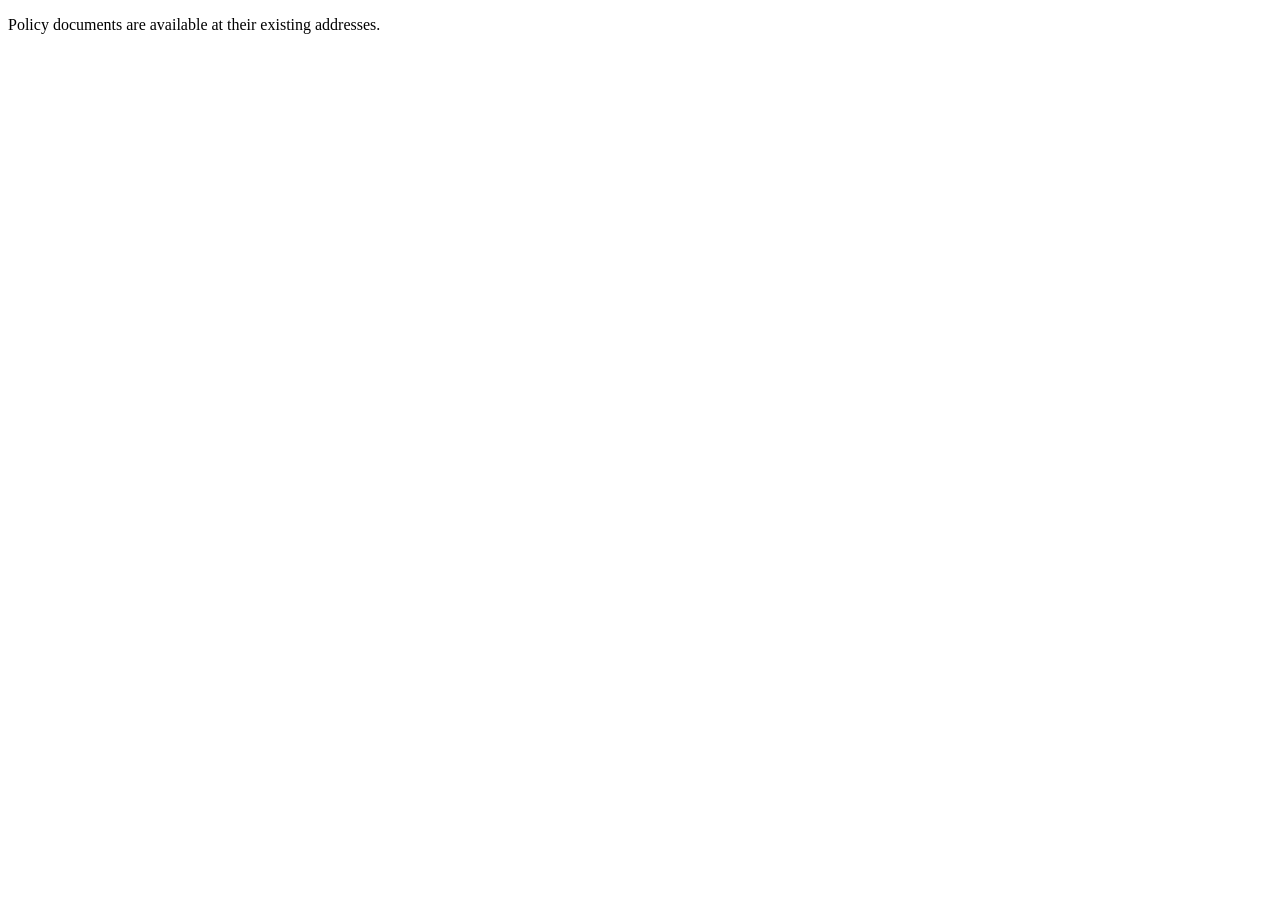
<file: index.html>
<!doctype html><html lang="en"><head><meta charset="utf-8"><meta name="robots" content="noindex,nofollow"><meta name="viewport" content="width=device-width, initial-scale=1"><title>Policy documents</title></head><body><p>Policy documents are available at their existing addresses.</p></body></html>
</file>
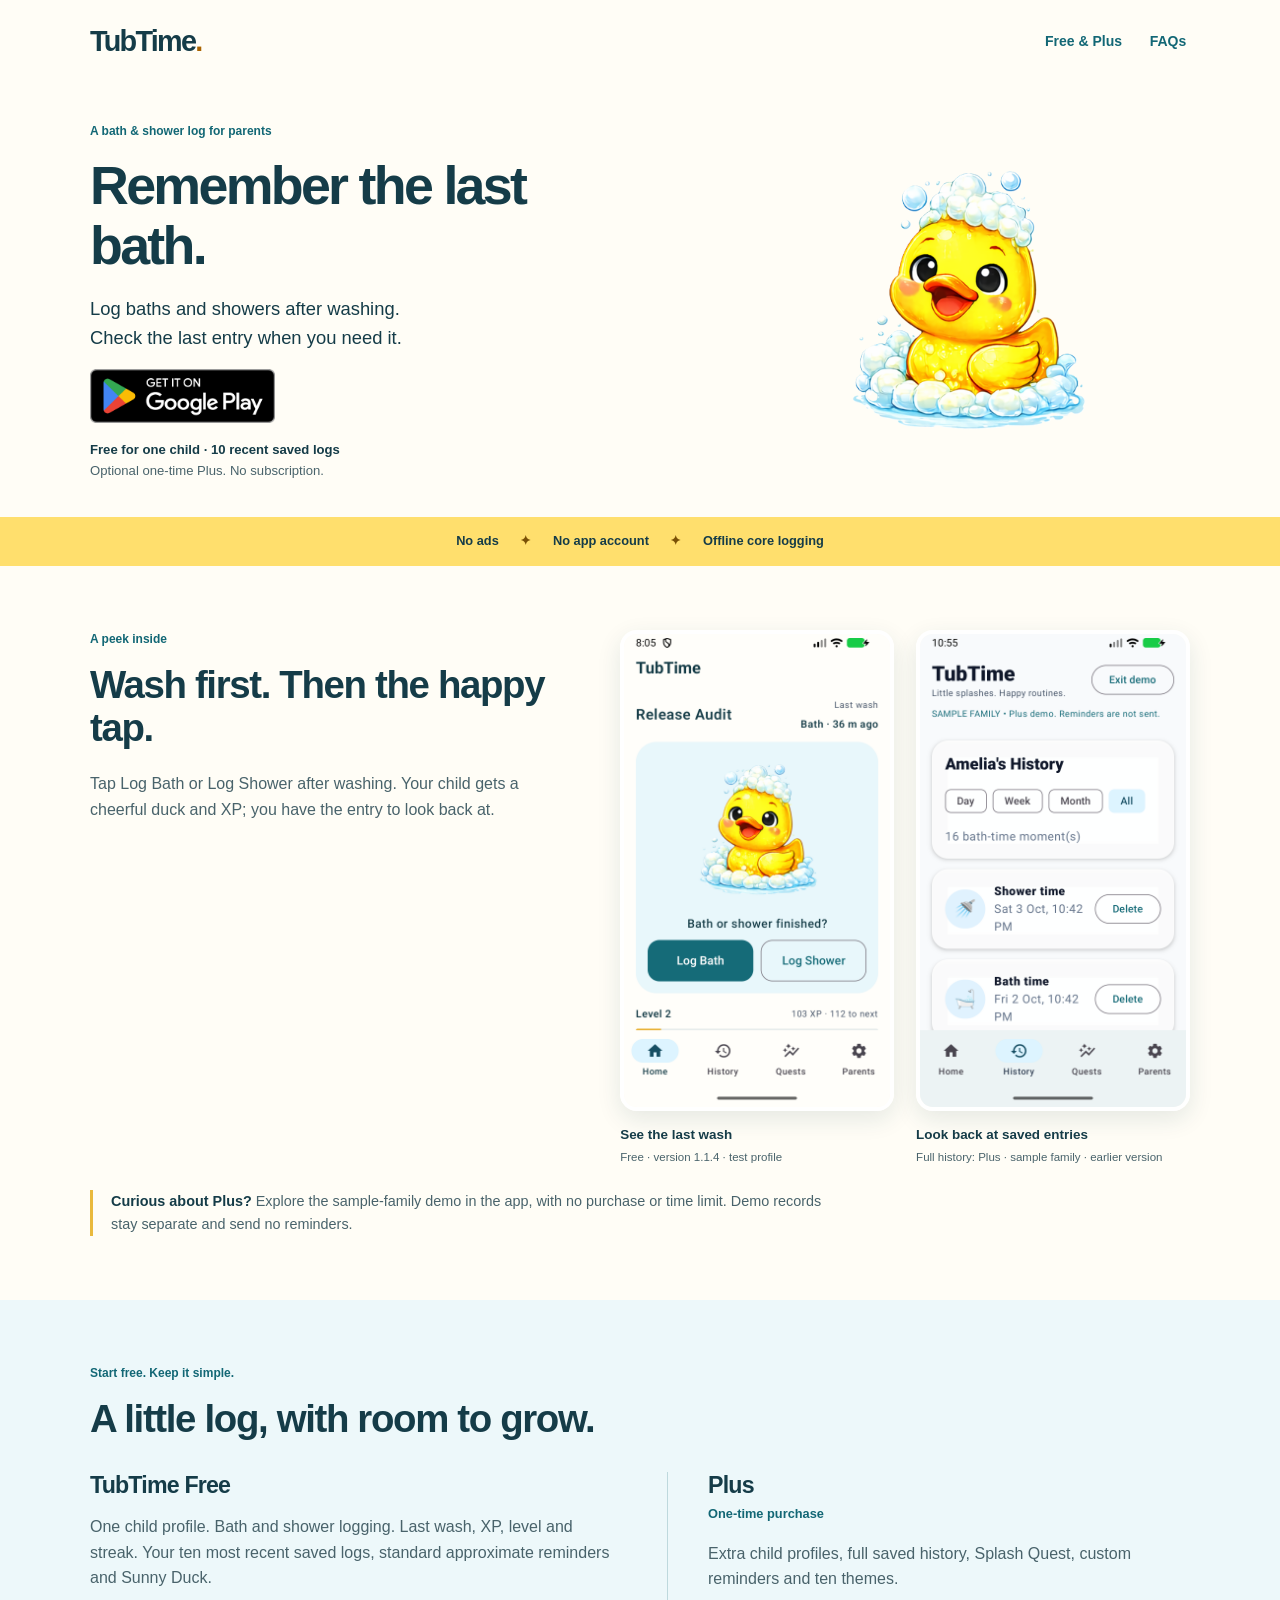
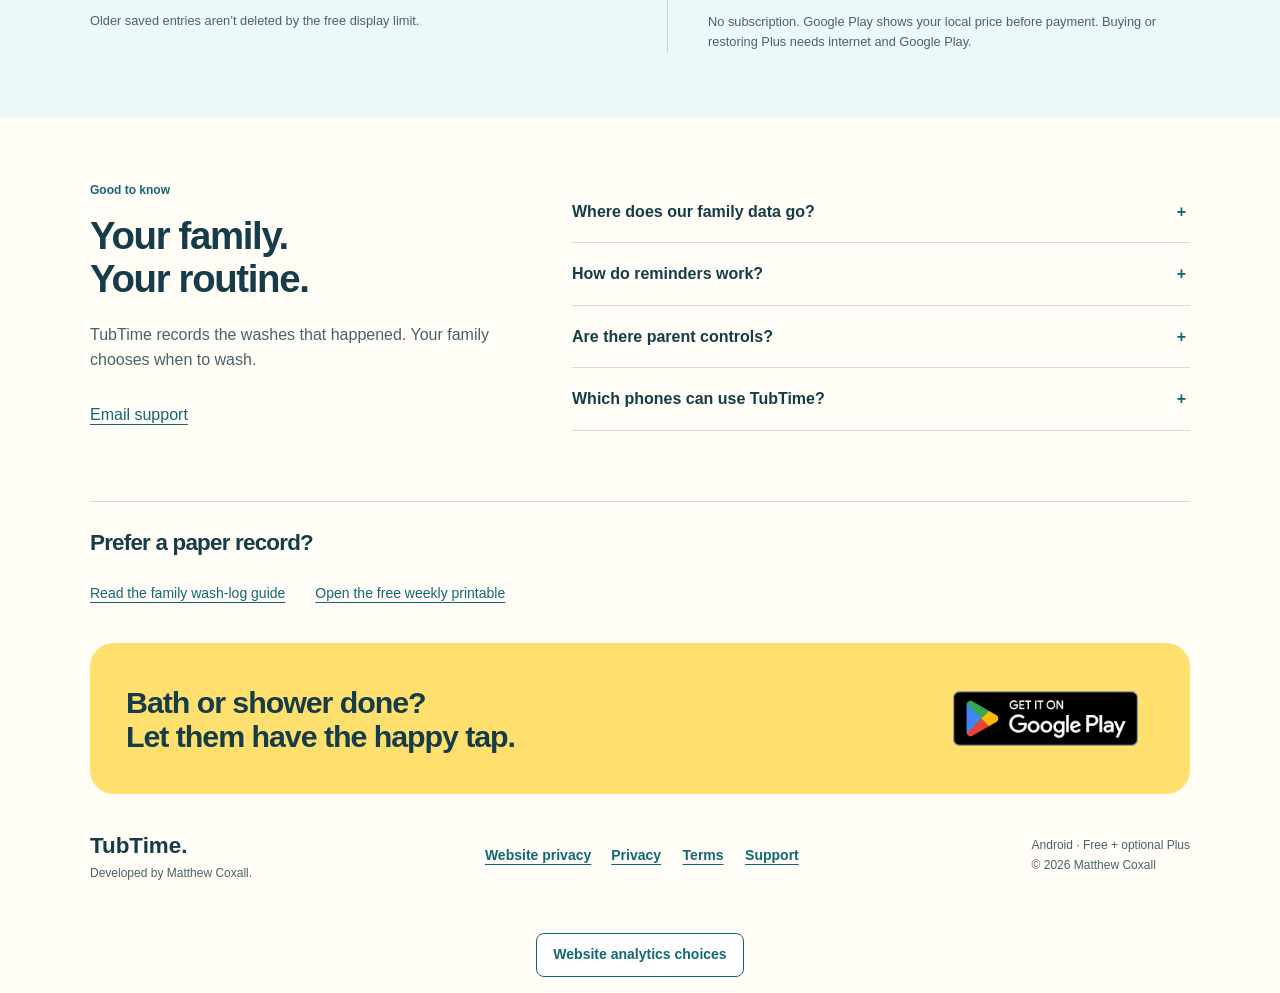
<file: Tubtime/index.html>
<!doctype html>
<html lang="en-GB">
<head>
  <meta charset="utf-8">
  <meta name="viewport" content="width=device-width, initial-scale=1">
  <title>Kids’ bath &amp; shower log for Android | TubTime</title>
  <meta name="description" content="Remember the last bath or shower. Log after washing with TubTime for Android. Free for one child with ten recent logs; optional one-time Plus.">
  <meta name="theme-color" content="#e8f7fb">
  <meta name="robots" content="index,follow">
  <link rel="canonical" href="https://matthewcoxall12.github.io/Tubtime/">
  <link rel="stylesheet" href="./landing.css">
  <link rel="icon" type="image/svg+xml" href="./assets/favicon.svg">
  <meta property="og:type" content="website">
  <meta property="og:locale" content="en_GB">
  <meta property="og:site_name" content="TubTime">
  <meta property="og:title" content="TubTime · Remember the last bath or shower">
  <meta property="og:description" content="Log baths and showers after washing, then check the last entry. Free for one child, with optional one-time Plus.">
  <meta property="og:url" content="https://matthewcoxall12.github.io/Tubtime/">
  <meta property="og:image" content="https://matthewcoxall12.github.io/Tubtime/assets/05-home-1.1.4.png">
  <meta property="og:image:width" content="1080">
  <meta property="og:image:height" content="1920">
  <meta property="og:image:alt" content="TubTime 1.1.4 Home with last wash and logging buttons; a test profile is shown.">
  <meta name="twitter:card" content="summary_large_image">
  <meta name="twitter:title" content="TubTime · Remember the last bath or shower">
  <meta name="twitter:description" content="Log baths and showers after washing, then check the last entry. Free for one child, with optional one-time Plus.">
  <meta name="twitter:image" content="https://matthewcoxall12.github.io/Tubtime/assets/05-home-1.1.4.png">
  <meta name="twitter:image:alt" content="TubTime 1.1.4 Home with last wash and logging buttons; a test profile is shown.">
  <script type="application/ld+json">
  {
    "@context": "https://schema.org",
    "@graph": [
      {
        "@type": "WebSite",
        "@id": "https://matthewcoxall12.github.io/Tubtime/#website",
        "url": "https://matthewcoxall12.github.io/Tubtime/",
        "name": "TubTime",
        "inLanguage": "en-GB",
        "publisher": {"@id": "https://matthewcoxall12.github.io/Tubtime/#developer"}
      },
      {
        "@type": "WebPage",
        "@id": "https://matthewcoxall12.github.io/Tubtime/#webpage",
        "url": "https://matthewcoxall12.github.io/Tubtime/",
        "name": "Kids’ bath & shower log for Android | TubTime",
        "description": "A family bath and shower logger for Android, used after washing, with free core features and an optional one-time Plus purchase.",
        "inLanguage": "en-GB",
        "isPartOf": {"@id": "https://matthewcoxall12.github.io/Tubtime/#website"},
        "mainEntity": {"@id": "https://matthewcoxall12.github.io/Tubtime/#app"}
      },
      {
        "@type": "SoftwareApplication",
        "@id": "https://matthewcoxall12.github.io/Tubtime/#app",
        "name": "TubTime: Kids Bath Routine",
        "url": "https://matthewcoxall12.github.io/Tubtime/",
        "description": "Log baths and showers after washing. Free core logging with one child profile, ten recent logs, progress and approximate reminders. Optional one-time Plus unlocks extra profiles, all saved history, Splash Quest, custom reminders and ten themes.",
        "operatingSystem": "Android 8.0 or later",
        "applicationCategory": "LifestyleApplication",
        "applicationSubCategory": "Parenting",
        "softwareVersion": "1.1.4",
        "installUrl": "https://play.google.com/store/apps/details?id=com.tubtime.app",
        "isAccessibleForFree": true,
        "offers": {
          "@type": "Offer",
          "name": "TubTime free core app; optional in-app Plus purchase",
          "price": "0",
          "url": "https://play.google.com/store/apps/details?id=com.tubtime.app"
        },
        "screenshot": "https://matthewcoxall12.github.io/Tubtime/assets/05-home-1.1.4.png",
        "author": {"@id": "https://matthewcoxall12.github.io/Tubtime/#developer"},
        "mainEntityOfPage": {"@id": "https://matthewcoxall12.github.io/Tubtime/#webpage"}
      },
      {
        "@type": "Person",
        "@id": "https://matthewcoxall12.github.io/Tubtime/#developer",
        "name": "Matthew Coxall"
      }
    ]
  }
  </script>
<link rel="stylesheet" href="./analytics.css">
<script defer src="./analytics.js" data-measurement-id="G-2JN5KYHYMN"></script>
</head>
<body>
  <a class="skip-link" href="#main">Skip to content</a>
  <header class="wrap site-header"><a class="brand" href="./" aria-label="TubTime home">TubTime<span aria-hidden="true">.</span></a><nav aria-label="Main navigation"><a href="#free-plus">Free &amp; Plus</a><a href="#questions">FAQs</a></nav></header>
  <main id="main">
    <section class="hero wrap" aria-labelledby="hero-title">
      <div class="hero-copy">
        <div class="hero-heading"><p class="eyebrow">A bath &amp; shower log for parents</p><h1 id="hero-title">Remember the last bath.</h1></div>
        <div class="hero-action"><p class="intro">Log baths and showers after washing.<br>Check the last entry when you need it.</p><a class="play-badge" href="https://play.google.com/store/apps/details?id=com.tubtime.app"><img src="./assets/google-play-badge.png" width="478" height="142" alt="Get it on Google Play"></a><p class="free-note"><strong>Free for one child · 10 recent saved logs</strong><br>Optional one-time Plus. No subscription.</p></div>
      </div>
      <img class="sunny" src="./assets/duck-sunny.png" width="320" height="406" alt="Sunny Duck, TubTime’s cheerful yellow duck, covered in bubbles." fetchpriority="high">
    </section>
    <div class="reassurance"><p>No ads <span aria-hidden="true">✦</span> No app account <span aria-hidden="true">✦</span> Offline core logging</p></div>
    <section class="wrap section proof" id="how-it-works" aria-labelledby="proof-title">
      <div class="proof-copy"><p class="eyebrow">A peek inside</p><h2 id="proof-title">Wash first. Then the happy tap.</h2><p>Tap Log Bath or Log Shower after washing. Your child gets a cheerful duck and XP; you have the entry to look back at.</p></div>
      <div class="screens"><figure><a href="./assets/05-home-1.1.4.png" aria-label="View full-size TubTime 1.1.4 Free home screenshot with a test profile"><img src="./assets/05-home-1.1.4.png" width="1080" height="1920" alt="TubTime 1.1.4 Free home: test profile Release Audit, last bath 36 minutes ago, Sunny Duck, Log Bath and Log Shower buttons." loading="lazy"></a><figcaption><strong>See the last wash</strong><span>Free · version 1.1.4 · test profile</span></figcaption></figure><figure><a href="./assets/04-full-history.png" aria-label="View full-size Plus sample-family history screenshot"><img src="./assets/04-full-history.png" width="1080" height="1920" alt="Actual Plus demo history with sample-family label and dated bath and shower entries." loading="lazy"></a><figcaption><strong>Look back at saved entries</strong><span>Full history: Plus · sample family · earlier version</span></figcaption></figure></div>
      <p class="demo-note"><strong>Curious about Plus?</strong> Explore the sample-family demo in the app, with no purchase or time limit. Demo records stay separate and send no reminders.</p>
    </section>
    <section class="plans-band" id="free-plus" aria-labelledby="plans-title"><div class="wrap section"><p class="eyebrow">Start free. Keep it simple.</p><h2 id="plans-title">A little log, with room to grow.</h2><div class="plans"><article><h3>TubTime Free</h3><p>One child profile. Bath and shower logging. Last wash, XP, level and streak. Your ten most recent saved logs, standard approximate reminders and Sunny Duck.</p><p class="small">Older saved entries aren’t deleted by the free display limit.</p></article><article><h3>Plus <span>One-time purchase</span></h3><p>Extra child profiles, full saved history, Splash Quest, custom reminders and ten themes.</p><p class="small">No subscription. Google Play shows your local price before payment. Buying or restoring Plus needs internet and Google Play.</p></article></div></div></section>
    <section class="wrap section answers" id="questions" aria-labelledby="questions-title"><div><p class="eyebrow">Good to know</p><h2 id="questions-title">Your family.<br>Your routine.</h2><p>TubTime records the washes that happened. Your family chooses when to wash.</p><a href="mailto:matthewcoxall@googlemail.com">Email support</a></div><div class="faq-list">
      <details><summary>Where does our family data go?</summary><p>Family records stay on your device. There are no TubTime accounts, ads or cloud sync. Android backup may copy app data according to your device settings. Core logging works offline.</p></details>
      <details><summary>How do reminders work?</summary><p>Free offers a daily reminder around 6 pm or a wash-gap reminder around 48 hours after a logged wash. Plus adds custom hours and messages. Timing is approximate and depends on Android notification permissions and battery settings.</p></details>
      <details><summary>Are there parent controls?</summary><p>Settings, purchases and data controls sit behind a simple parent question. It is a gate, not authentication. You can delete wash logs and reset local history in the app.</p></details>
      <details><summary>Which phones can use TubTime?</summary><p>Android 8.0 and later. TubTime logs after washing; it doesn’t time a bath or shower. There is no released iPhone app.</p></details>
    </div></section>
    <section class="wrap resources" aria-labelledby="resources-title"><h2 id="resources-title">Prefer a paper record?</h2><p><a href="./wash-log-guide.html">Read the family wash-log guide</a><a href="./weekly-wash-record.html">Open the free weekly printable</a></p></section>
    <section class="wrap final-cta"><h2>Bath or shower done?<br>Let them have the happy tap.</h2><a class="play-badge" href="https://play.google.com/store/apps/details?id=com.tubtime.app"><img src="./assets/google-play-badge.png" width="478" height="142" alt="Get it on Google Play" loading="lazy"></a></section>
  </main>
  <footer class="wrap"><p><strong>TubTime.</strong><br>Developed by Matthew Coxall.</p><nav aria-label="Footer"><a href="./website-privacy.html">Website privacy</a><a href="./privacy.html">Privacy</a><a href="./terms.html">Terms</a><a href="mailto:matthewcoxall@googlemail.com">Support</a></nav><p>Android · Free + optional Plus<br>© 2026 Matthew Coxall</p></footer>
</body>
</html>
</file>
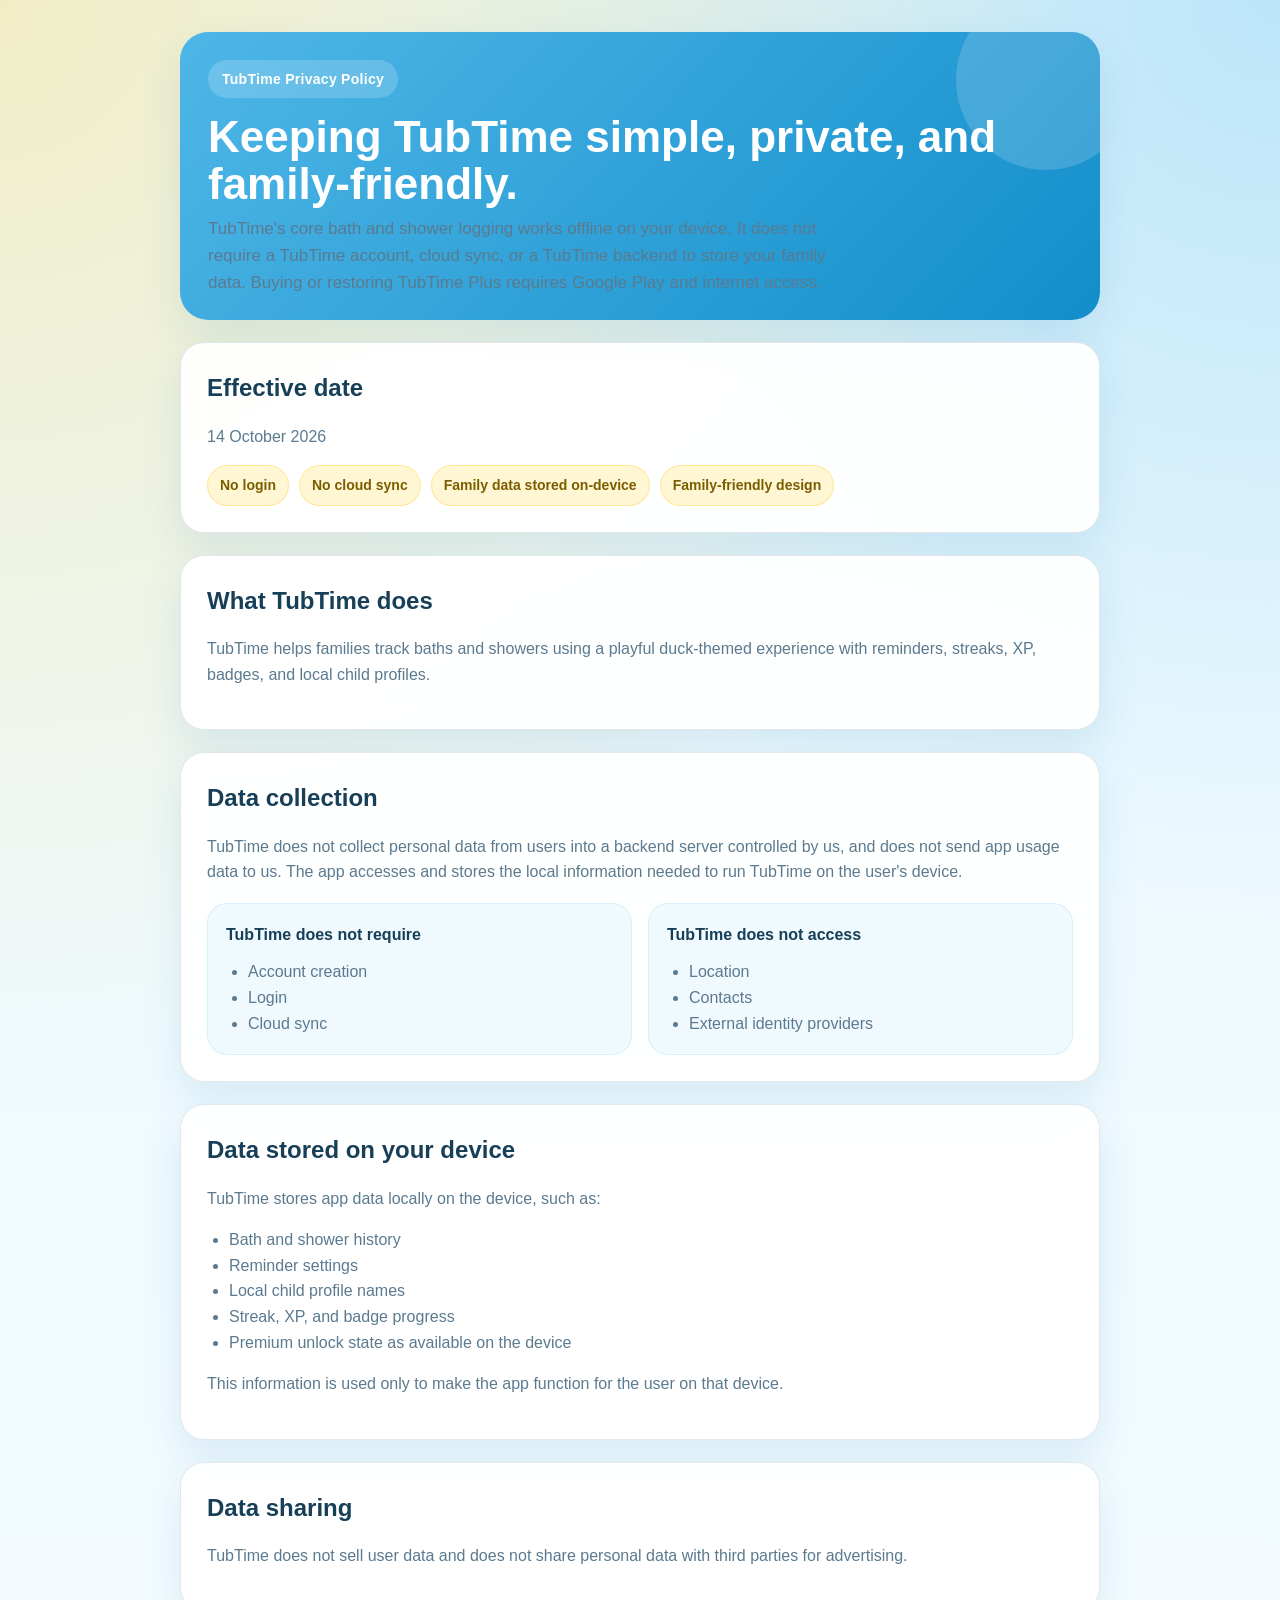
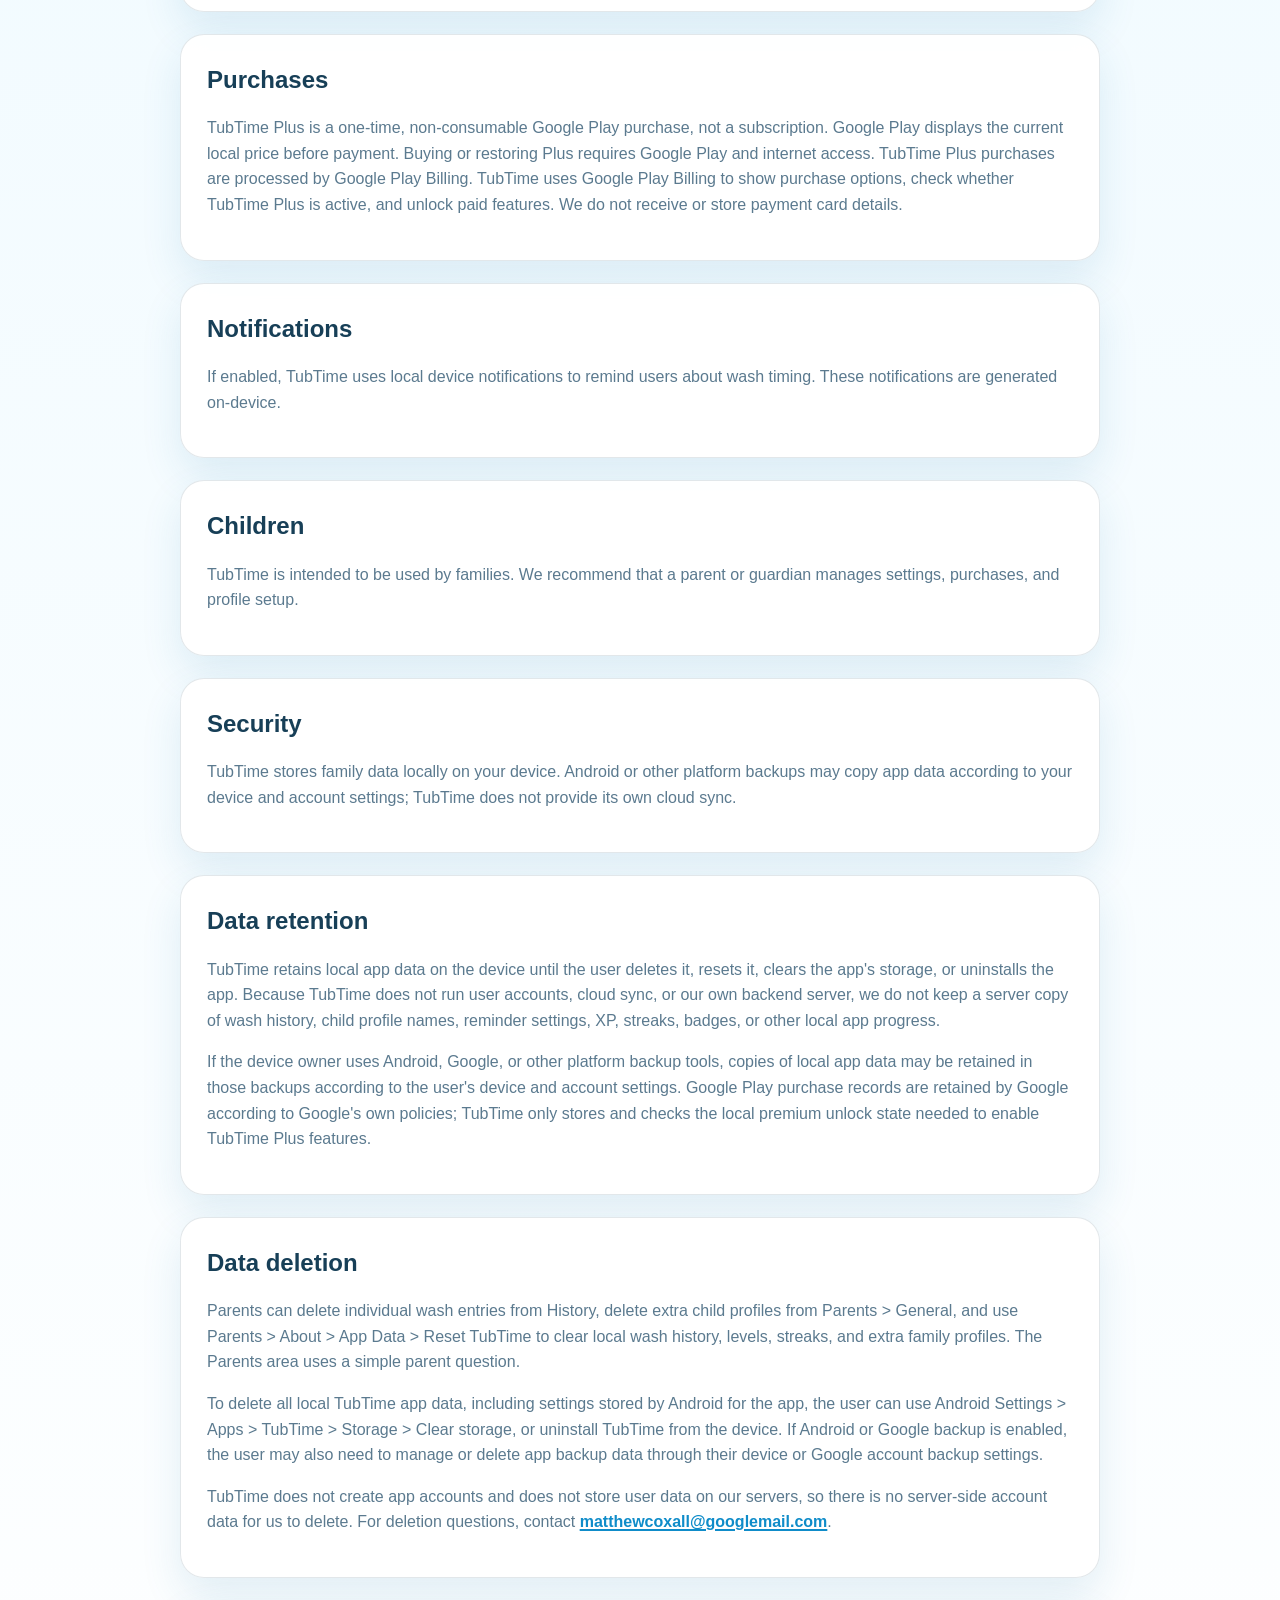
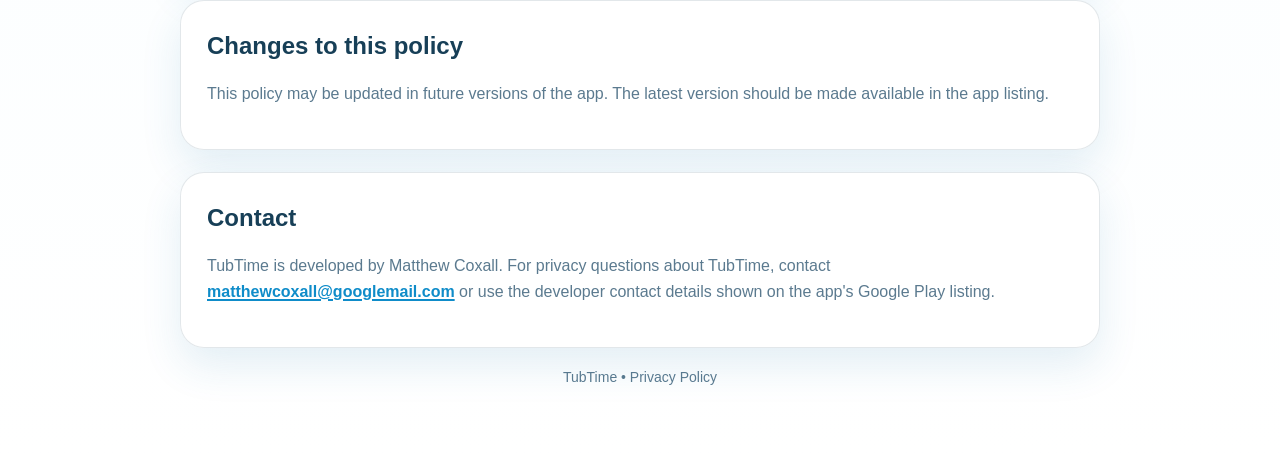
<file: Tubtime/privacy.html>
<!doctype html>
<html lang="en-GB">
<head>
  <meta charset="utf-8">
  <meta name="viewport" content="width=device-width, initial-scale=1">
  <title>TubTime Privacy Policy</title>
  <meta name="description" content="Privacy Policy for TubTime, the offline-first bath and shower tracker for families.">
  <style>
    :root {
      color-scheme: light;
      --sky: #e9f8ff;
      --panel: rgba(255, 255, 255, 0.94);
      --ink: #173f57;
      --subtle: #5b7a8f;
      --blue: #48b4e8;
      --blue-deep: #0f8cc9;
      --yellow: #ffd85c;
      --line: rgba(23, 63, 87, 0.12);
      --shadow: 0 18px 40px rgba(29, 122, 170, 0.12);
    }

    * {
      box-sizing: border-box;
    }

    body {
      margin: 0;
      font-family: "Trebuchet MS", "Arial Rounded MT Bold", Arial, sans-serif;
      background:
        radial-gradient(circle at top left, rgba(255, 216, 92, 0.35), transparent 28%),
        radial-gradient(circle at top right, rgba(72, 180, 232, 0.28), transparent 24%),
        linear-gradient(180deg, var(--sky) 0%, #ffffff 100%);
      color: var(--ink);
      line-height: 1.6;
    }

    .wrap {
      width: min(920px, calc(100% - 32px));
      margin: 0 auto;
      padding: 32px 0 56px;
    }

    .hero {
      background: linear-gradient(135deg, rgba(72, 180, 232, 0.96), rgba(15, 140, 201, 0.98));
      border-radius: 28px;
      padding: 28px 28px 24px;
      box-shadow: var(--shadow);
      color: #fff;
      position: relative;
      overflow: hidden;
    }

    .hero::after {
      content: "";
      position: absolute;
      width: 180px;
      height: 180px;
      right: -36px;
      top: -42px;
      border-radius: 50%;
      background: rgba(255, 255, 255, 0.16);
    }

    .badge {
      display: inline-flex;
      align-items: center;
      gap: 8px;
      padding: 8px 14px;
      border-radius: 999px;
      background: rgba(255, 255, 255, 0.18);
      font-size: 14px;
      font-weight: 700;
      letter-spacing: 0.02em;
    }

    h1 {
      margin: 16px 0 8px;
      font-size: clamp(32px, 4vw, 44px);
      line-height: 1.05;
    }

    .hero p {
      margin: 0;
      max-width: 620px;
      font-size: 17px;
    }

    .card {
      margin-top: 22px;
      background: var(--panel);
      border: 1px solid var(--line);
      border-radius: 24px;
      padding: 26px;
      box-shadow: var(--shadow);
      backdrop-filter: blur(12px);
    }

    h2 {
      margin: 0 0 10px;
      font-size: 24px;
    }

    p,
    li {
      color: var(--subtle);
      font-size: 16px;
    }

    ul {
      margin: 12px 0 0;
      padding-left: 22px;
    }

    .grid {
      display: grid;
      grid-template-columns: repeat(auto-fit, minmax(240px, 1fr));
      gap: 16px;
      margin-top: 18px;
    }

    .mini {
      background: rgba(72, 180, 232, 0.08);
      border: 1px solid rgba(72, 180, 232, 0.14);
      border-radius: 20px;
      padding: 18px;
    }

    .mini strong {
      display: block;
      color: var(--ink);
      font-size: 16px;
      margin-bottom: 4px;
    }

    .footer {
      margin-top: 18px;
      text-align: center;
      font-size: 14px;
      color: var(--subtle);
    }

    .chip-row {
      display: flex;
      flex-wrap: wrap;
      gap: 10px;
      margin-top: 14px;
    }

    .chip {
      display: inline-flex;
      align-items: center;
      padding: 8px 12px;
      border-radius: 999px;
      background: #fff7d3;
      border: 1px solid rgba(255, 216, 92, 0.5);
      color: #7b5d00;
      font-size: 14px;
      font-weight: 700;
    }

    a {
      color: var(--blue-deep);
      font-weight: 700;
      text-decoration-thickness: 2px;
      text-underline-offset: 2px;
    }

    @media (max-width: 640px) {
      .wrap {
        width: min(100% - 20px, 920px);
        padding-top: 20px;
      }

      .hero,
      .card {
        padding: 20px;
        border-radius: 22px;
      }
    }
  </style>
</head>
<body>
  <main class="wrap">
    <section class="hero">
      <span class="badge">TubTime Privacy Policy</span>
      <h1>Keeping TubTime simple, private, and family-friendly.</h1>
      <p>
        TubTime's core bath and shower logging works offline on your device. It does not require a
        TubTime account, cloud sync, or a TubTime backend to store your family data. Buying or
        restoring TubTime Plus requires Google Play and internet access.
      </p>
    </section>

    <section class="card">
      <h2>Effective date</h2>
      <p>14 October 2026</p>
      <div class="chip-row">
        <span class="chip">No login</span>
        <span class="chip">No cloud sync</span>
        <span class="chip">Family data stored on-device</span>
        <span class="chip">Family-friendly design</span>
      </div>
    </section>

    <section class="card">
      <h2>What TubTime does</h2>
      <p>
        TubTime helps families track baths and showers using a playful duck-themed experience with
        reminders, streaks, XP, badges, and local child profiles.
      </p>
    </section>

    <section class="card">
      <h2>Data collection</h2>
      <p>
        TubTime does not collect personal data from users into a backend server controlled by us,
        and does not send app usage data to us. The app accesses and stores the local information
        needed to run TubTime on the user's device.
      </p>
      <div class="grid">
        <div class="mini">
          <strong>TubTime does not require</strong>
          <ul>
            <li>Account creation</li>
            <li>Login</li>
            <li>Cloud sync</li>
          </ul>
        </div>
        <div class="mini">
          <strong>TubTime does not access</strong>
          <ul>
            <li>Location</li>
            <li>Contacts</li>
            <li>External identity providers</li>
          </ul>
        </div>
      </div>
    </section>

    <section class="card">
      <h2>Data stored on your device</h2>
      <p>TubTime stores app data locally on the device, such as:</p>
      <ul>
        <li>Bath and shower history</li>
        <li>Reminder settings</li>
        <li>Local child profile names</li>
        <li>Streak, XP, and badge progress</li>
        <li>Premium unlock state as available on the device</li>
      </ul>
      <p>
        This information is used only to make the app function for the user on that device.
      </p>
    </section>

    <section class="card">
      <h2>Data sharing</h2>
      <p>
        TubTime does not sell user data and does not share personal data with third parties for
        advertising.
      </p>
    </section>

    <section class="card">
      <h2>Purchases</h2>
      <p>
        TubTime Plus is a one-time, non-consumable Google Play purchase, not a subscription.
        Google Play displays the current local price before payment. Buying or restoring Plus
        requires Google Play and internet access. TubTime Plus purchases are processed by Google Play Billing. TubTime uses Google Play
        Billing to show purchase options, check whether TubTime Plus is active, and unlock paid
        features. We do not receive or store payment card details.
      </p>
    </section>

    <section class="card">
      <h2>Notifications</h2>
      <p>
        If enabled, TubTime uses local device notifications to remind users about wash timing.
        These notifications are generated on-device.
      </p>
    </section>

    <section class="card">
      <h2>Children</h2>
      <p>
        TubTime is intended to be used by families. We recommend that a parent or guardian manages
        settings, purchases, and profile setup.
      </p>
    </section>

    <section class="card">
      <h2>Security</h2>
      <p>
        TubTime stores family data locally on your device. Android or other platform backups may
        copy app data according to your device and account settings; TubTime does not provide
        its own cloud sync.
      </p>
    </section>

    <section class="card">
      <h2>Data retention</h2>
      <p>
        TubTime retains local app data on the device until the user deletes it, resets it, clears
        the app's storage, or uninstalls the app. Because TubTime does not run user accounts,
        cloud sync, or our own backend server, we do not keep a server copy of wash history,
        child profile names, reminder settings, XP, streaks, badges, or other local app progress.
      </p>
      <p>
        If the device owner uses Android, Google, or other platform backup tools, copies of local
        app data may be retained in those backups according to the user's device and account
        settings. Google Play purchase records are retained by Google according to Google's own
        policies; TubTime only stores and checks the local premium unlock state needed to enable
        TubTime Plus features.
      </p>
    </section>

    <section class="card">
      <h2>Data deletion</h2>
      <p>
        Parents can delete individual wash entries from History, delete extra child profiles from
        Parents &gt; General, and use Parents &gt; About &gt; App Data &gt; Reset TubTime to clear
        local wash history, levels, streaks, and extra family profiles. The Parents area uses
        a simple parent question.
      </p>
      <p>
        To delete all local TubTime app data, including settings stored by Android for the app, the
        user can use Android Settings &gt; Apps &gt; TubTime &gt; Storage &gt; Clear storage, or uninstall
        TubTime from the device. If Android or Google backup is enabled, the user may also need to
        manage or delete app backup data through their device or Google account backup settings.
      </p>
      <p>
        TubTime does not create app accounts and does not store user data on our servers, so there
        is no server-side account data for us to delete. For deletion questions, contact
        <a href="mailto:matthewcoxall@googlemail.com">matthewcoxall@googlemail.com</a>.
      </p>
    </section>

    <section class="card">
      <h2>Changes to this policy</h2>
      <p>
        This policy may be updated in future versions of the app. The latest version should be
        made available in the app listing.
      </p>
    </section>

    <section class="card">
      <h2>Contact</h2>
      <p>
        TubTime is developed by Matthew Coxall. For privacy questions about TubTime, contact
        <a href="mailto:matthewcoxall@googlemail.com">matthewcoxall@googlemail.com</a> or use the developer contact
        details shown on the app's Google Play listing.
      </p>
    </section>

    <p class="footer">TubTime • Privacy Policy</p>
  </main>
</body>
</html>
</file>
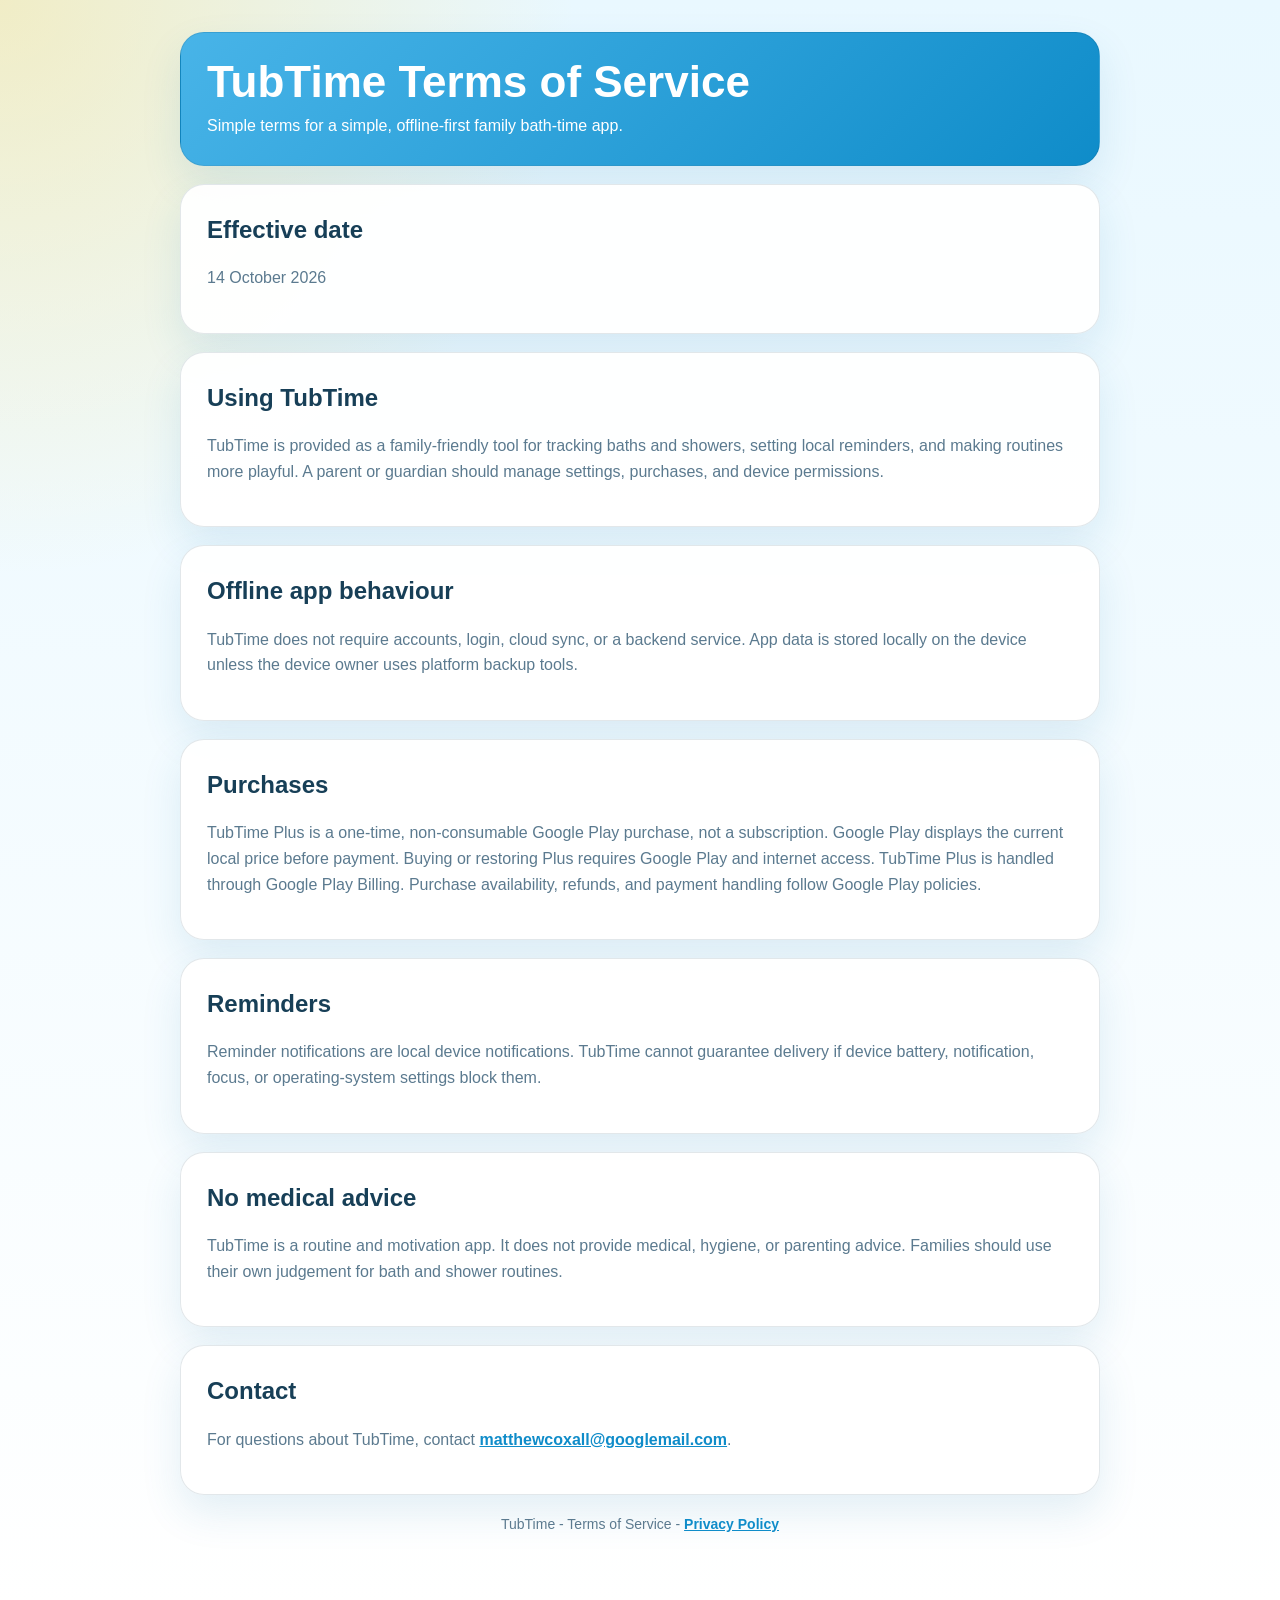
<file: Tubtime/terms.html>
<!doctype html>
<html lang="en-GB">
<head>
  <meta charset="utf-8">
  <meta name="viewport" content="width=device-width, initial-scale=1">
  <title>TubTime Terms of Service</title>
  <meta name="description" content="Terms of Service for TubTime, the offline-first bath and shower tracker for families.">
  <style>
    :root {
      color-scheme: light;
      --sky: #e9f8ff;
      --panel: rgba(255, 255, 255, 0.94);
      --ink: #173f57;
      --subtle: #5b7a8f;
      --blue: #0f8cc9;
      --yellow: #ffd85c;
      --line: rgba(23, 63, 87, 0.12);
      --shadow: 0 18px 40px rgba(29, 122, 170, 0.12);
    }

    * {
      box-sizing: border-box;
    }

    body {
      margin: 0;
      font-family: "Trebuchet MS", "Arial Rounded MT Bold", Arial, sans-serif;
      background:
        radial-gradient(circle at top left, rgba(255, 216, 92, 0.35), transparent 28%),
        linear-gradient(180deg, var(--sky) 0%, #ffffff 100%);
      color: var(--ink);
      line-height: 1.6;
    }

    .wrap {
      width: min(920px, calc(100% - 32px));
      margin: 0 auto;
      padding: 32px 0 56px;
    }

    .hero,
    .card {
      background: var(--panel);
      border: 1px solid var(--line);
      border-radius: 24px;
      padding: 26px;
      box-shadow: var(--shadow);
      margin-top: 18px;
    }

    .hero {
      background: linear-gradient(135deg, #48b4e8, var(--blue));
      color: #fff;
      margin-top: 0;
    }

    h1 {
      margin: 0 0 8px;
      font-size: clamp(32px, 4vw, 44px);
      line-height: 1.05;
    }

    h2 {
      margin: 0 0 10px;
      font-size: 24px;
    }

    p,
    li {
      color: var(--subtle);
      font-size: 16px;
    }

    .hero p {
      color: #fff;
      max-width: 640px;
      margin: 0;
    }

    a {
      color: var(--blue);
      font-weight: 700;
    }

    .footer {
      margin-top: 18px;
      text-align: center;
      font-size: 14px;
      color: var(--subtle);
    }
  </style>
</head>
<body>
  <main class="wrap">
    <section class="hero">
      <h1>TubTime Terms of Service</h1>
      <p>Simple terms for a simple, offline-first family bath-time app.</p>
    </section>

    <section class="card">
      <h2>Effective date</h2>
      <p>14 October 2026</p>
    </section>

    <section class="card">
      <h2>Using TubTime</h2>
      <p>
        TubTime is provided as a family-friendly tool for tracking baths and showers, setting local
        reminders, and making routines more playful. A parent or guardian should manage settings,
        purchases, and device permissions.
      </p>
    </section>

    <section class="card">
      <h2>Offline app behaviour</h2>
      <p>
        TubTime does not require accounts, login, cloud sync, or a backend service. App data is
        stored locally on the device unless the device owner uses platform backup tools.
      </p>
    </section>

    <section class="card">
      <h2>Purchases</h2>
      <p>
        TubTime Plus is a one-time, non-consumable Google Play purchase, not a subscription.
        Google Play displays the current local price before payment. Buying or restoring Plus
        requires Google Play and internet access. TubTime Plus is handled through Google Play Billing. Purchase availability, refunds, and
        payment handling follow Google Play policies.
      </p>
    </section>

    <section class="card">
      <h2>Reminders</h2>
      <p>
        Reminder notifications are local device notifications. TubTime cannot guarantee delivery if
        device battery, notification, focus, or operating-system settings block them.
      </p>
    </section>

    <section class="card">
      <h2>No medical advice</h2>
      <p>
        TubTime is a routine and motivation app. It does not provide medical, hygiene, or parenting
        advice. Families should use their own judgement for bath and shower routines.
      </p>
    </section>

    <section class="card">
      <h2>Contact</h2>
      <p>
        For questions about TubTime, contact
        <a href="mailto:matthewcoxall@googlemail.com">matthewcoxall@googlemail.com</a>.
      </p>
    </section>

    <p class="footer">TubTime - Terms of Service - <a href="./privacy.html">Privacy Policy</a></p>
  </main>
</body>
</html>
</file>
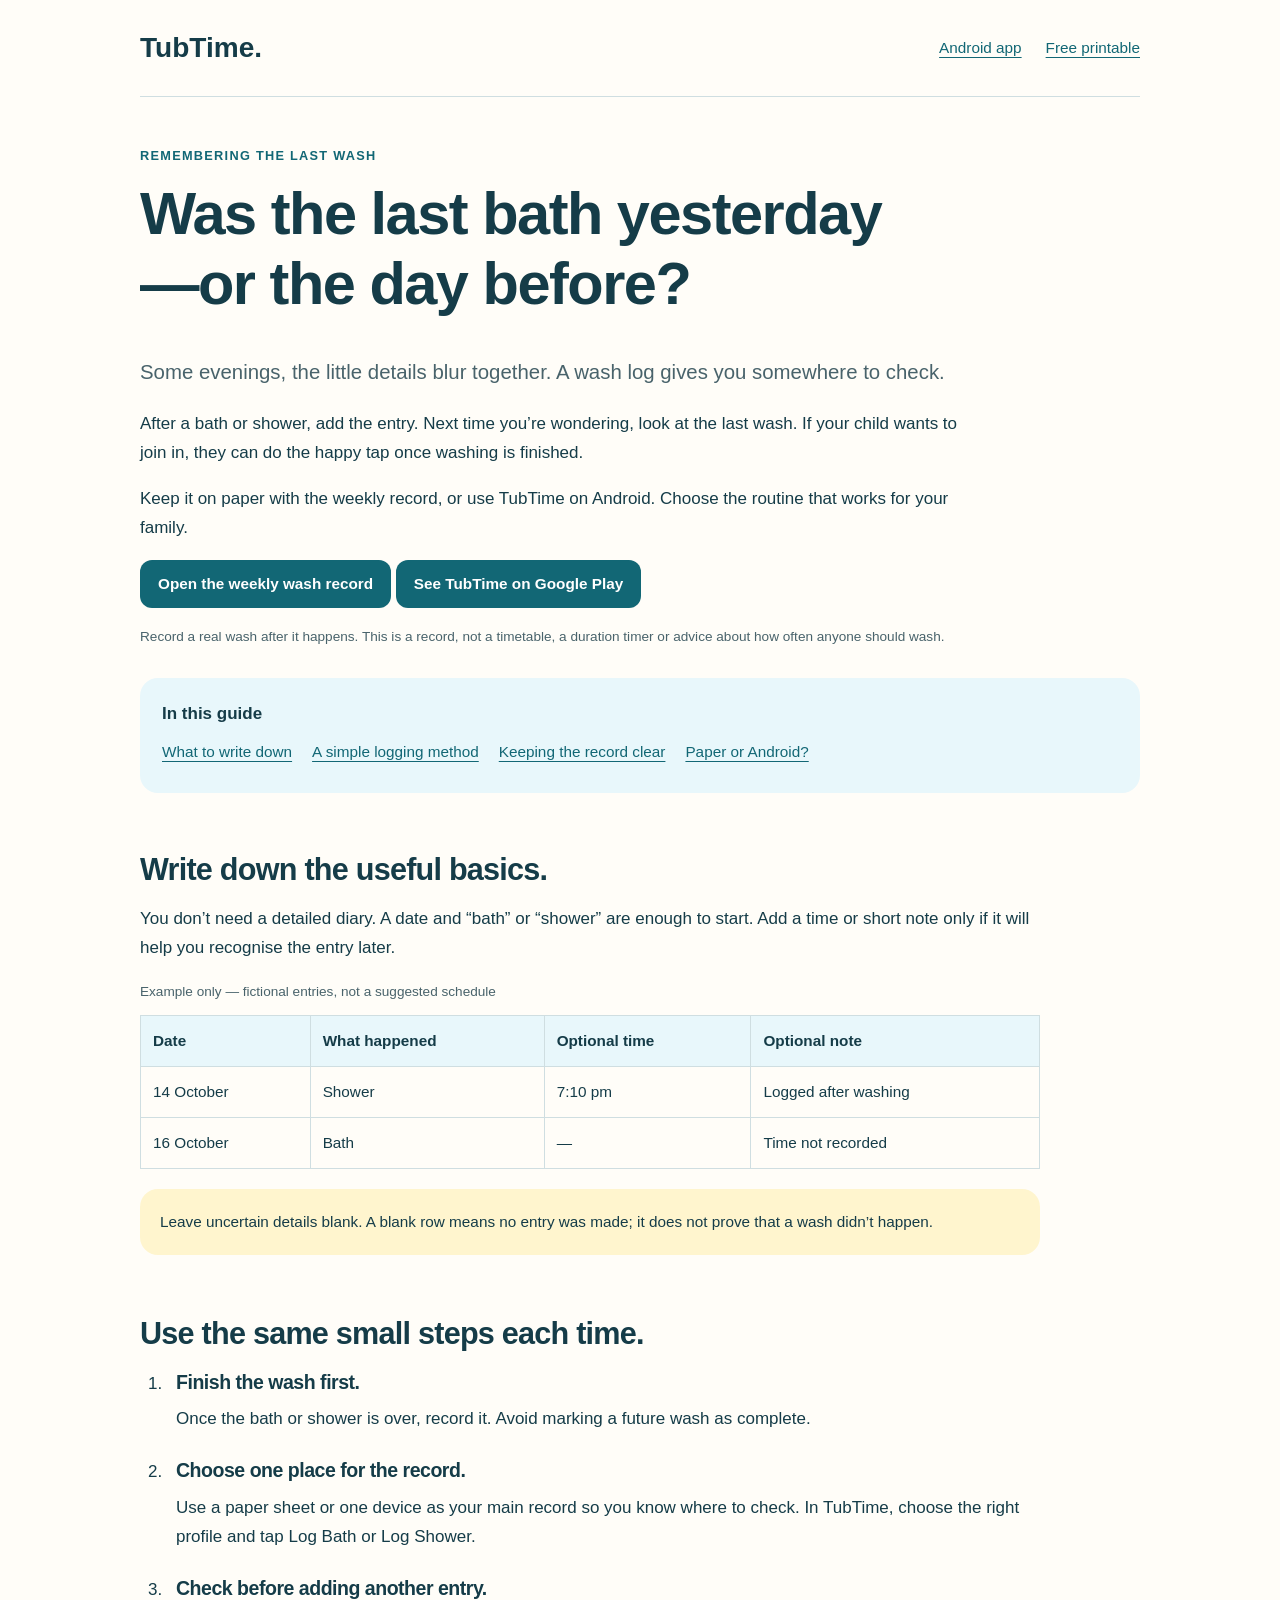
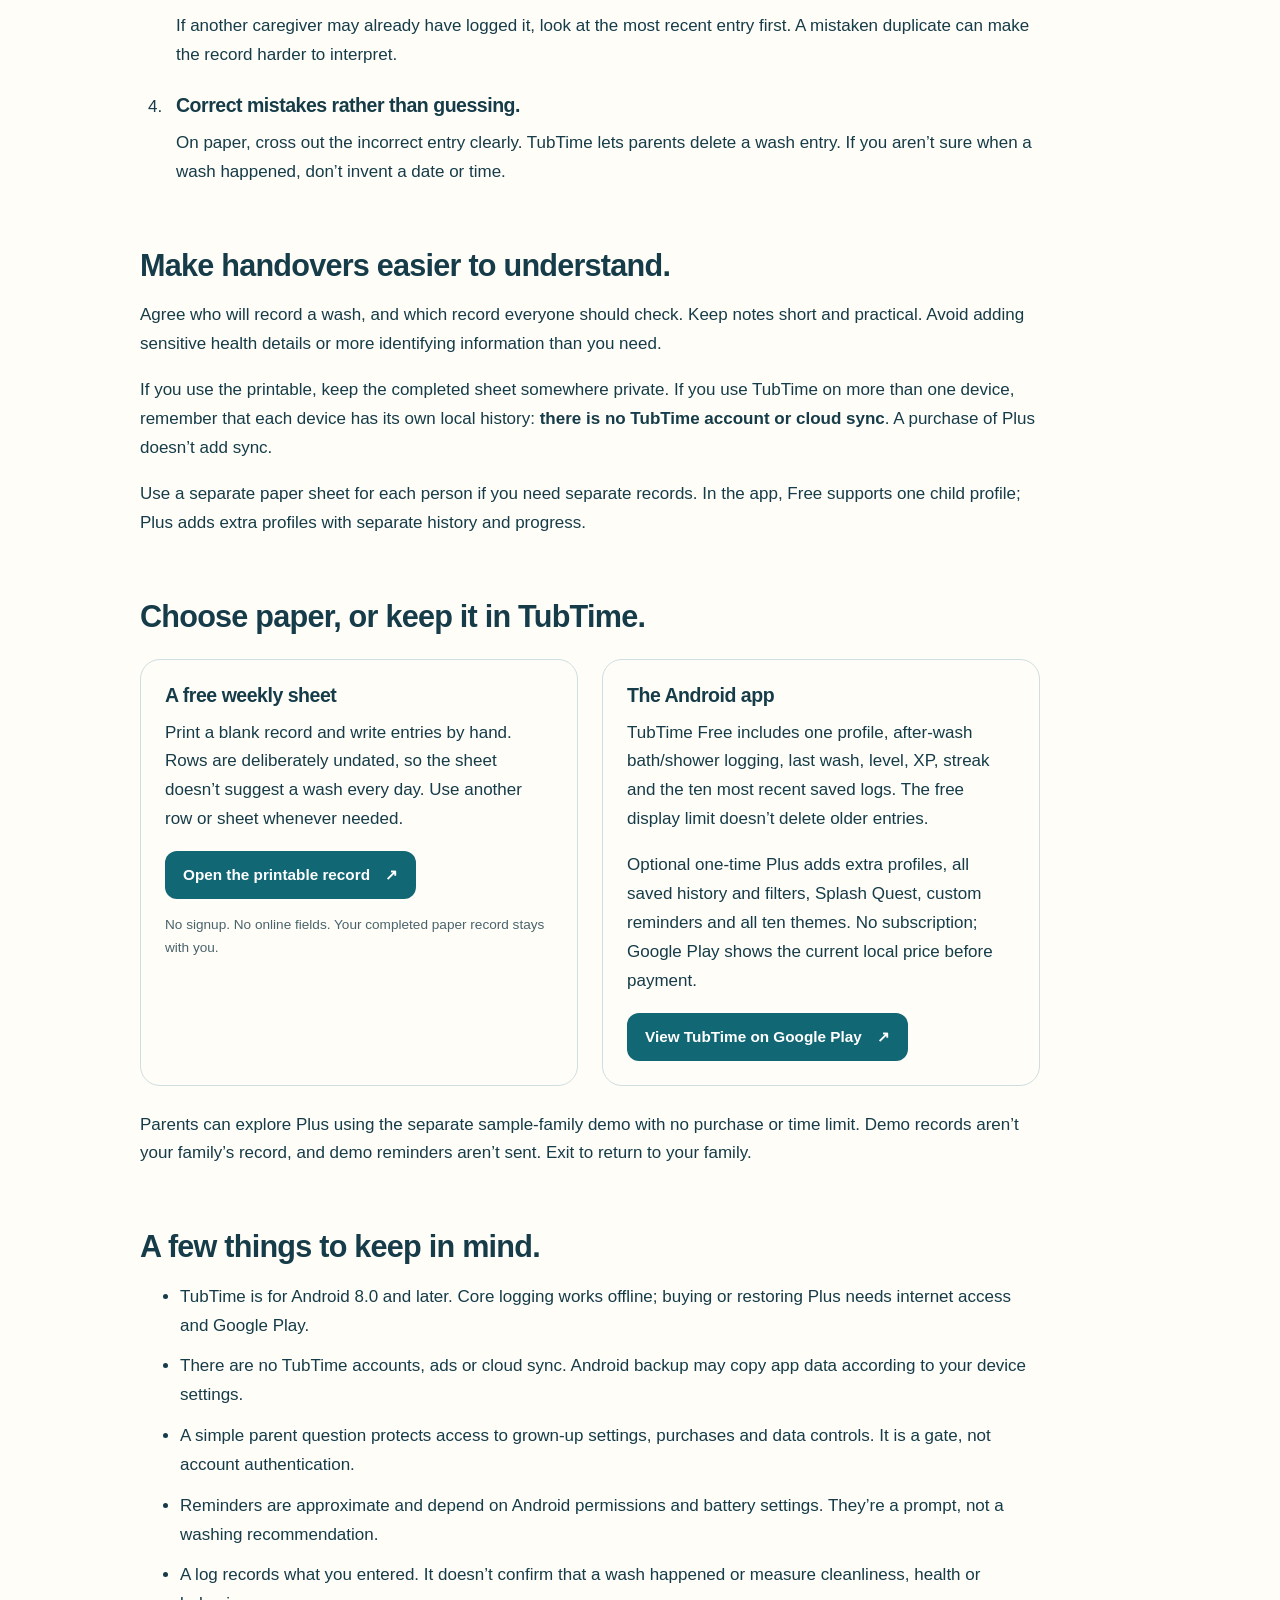
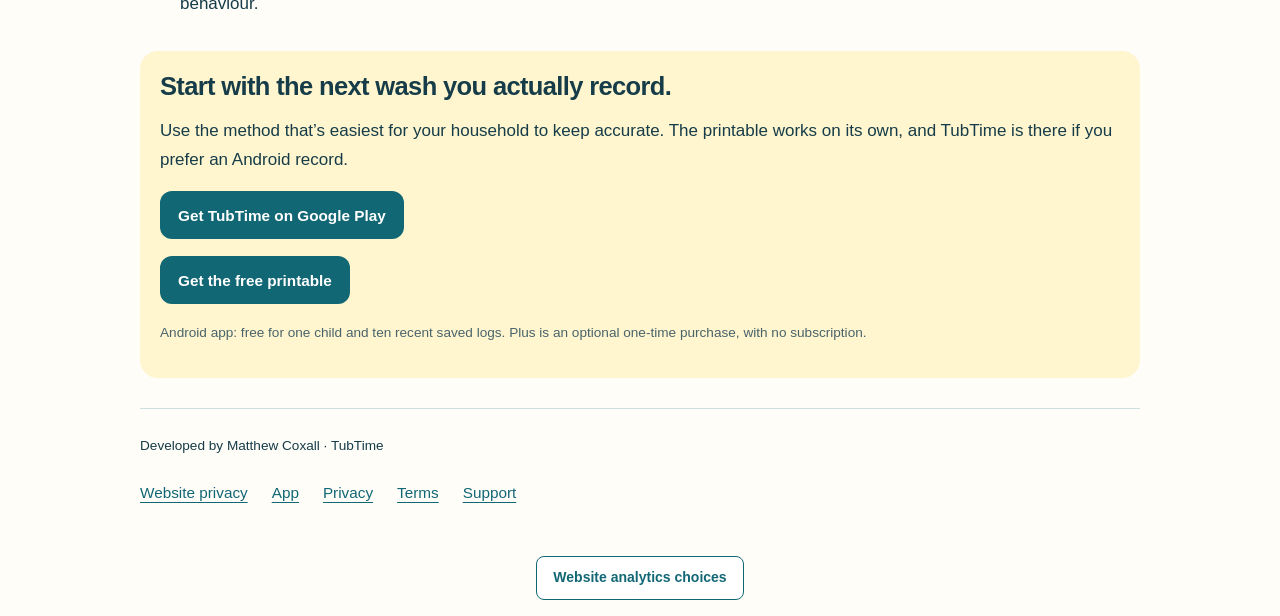
<file: Tubtime/wash-log-guide.html>
<!doctype html>
<html lang="en-GB">
<head>
<meta charset="utf-8"><meta name="viewport" content="width=device-width,initial-scale=1">
<title>How to keep a family bath &amp; shower log | TubTime</title>
<meta name="description" content="A practical parent guide to recording baths and showers after washing, keeping entries clear between caregivers, and using a free printable weekly wash record.">
<link rel="canonical" href="https://matthewcoxall12.github.io/Tubtime/wash-log-guide.html">
<meta name="robots" content="index,follow"><meta name="theme-color" content="#e8f7fb">
<link rel="icon" href="./assets/favicon.svg" type="image/svg+xml"><link rel="stylesheet" href="./guide.css">
<meta property="og:type" content="article"><meta property="og:title" content="How to keep a family bath &amp; shower log"><meta property="og:description" content="Record what happened, after washing. A useful parent guide and free printable weekly record."><meta property="og:url" content="https://matthewcoxall12.github.io/Tubtime/wash-log-guide.html">
<script type="application/ld+json">{"@context":"https://schema.org","@type":"WebPage","@id":"https://matthewcoxall12.github.io/Tubtime/wash-log-guide.html#webpage","url":"https://matthewcoxall12.github.io/Tubtime/wash-log-guide.html","name":"How to keep a family bath & shower log","description":"A practical guide to recording baths and showers after washing, with a free printable weekly record.","inLanguage":"en-GB","isPartOf":{"@id":"https://matthewcoxall12.github.io/Tubtime/#website"},"publisher":{"@type":"Person","name":"Matthew Coxall"}}</script>
<link rel="stylesheet" href="./analytics.css">
<script defer src="./analytics.js" data-measurement-id="G-2JN5KYHYMN"></script>
</head>
<body>
<a class="skip" href="#main">Skip to guide</a>
<header class="site-header"><a class="brand" href="./">TubTime.</a><nav aria-label="Main"><a href="./">Android app</a><a href="./weekly-wash-record.html">Free printable</a></nav></header>
<main id="main">
<article>
<header class="article-header"><p class="eyebrow">Remembering the last wash</p><h1>Was the last bath yesterday—or the day before?</h1><p class="lead">Some evenings, the little details blur together. A wash log gives you somewhere to check.</p><p>After a bath or shower, add the entry. Next time you’re wondering, look at the last wash. If your child wants to join in, they can do the happy tap once washing is finished.</p><p>Keep it on paper with the weekly record, or use TubTime on Android. Choose the routine that works for your family.</p><p><a class="button" href="./weekly-wash-record.html">Open the weekly wash record</a> <a class="button" href="https://play.google.com/store/apps/details?id=com.tubtime.app">See TubTime on Google Play</a></p><p class="small">Record a real wash after it happens. This is a record, not a timetable, a duration timer or advice about how often anyone should wash.</p></header>
<nav class="contents" aria-label="On this page"><strong>In this guide</strong><a href="#what">What to write down</a><a href="#method">A simple logging method</a><a href="#handover">Keeping the record clear</a><a href="#paper-app">Paper or Android?</a></nav>
<section id="what"><h2>Write down the useful basics.</h2><p>You don’t need a detailed diary. A date and “bath” or “shower” are enough to start. Add a time or short note only if it will help you recognise the entry later.</p><div class="table-scroll"><table><caption>Example only — fictional entries, not a suggested schedule</caption><thead><tr><th scope="col">Date</th><th scope="col">What happened</th><th scope="col">Optional time</th><th scope="col">Optional note</th></tr></thead><tbody><tr><td>14 October</td><td>Shower</td><td>7:10 pm</td><td>Logged after washing</td></tr><tr><td>16 October</td><td>Bath</td><td>—</td><td>Time not recorded</td></tr></tbody></table></div><p class="note">Leave uncertain details blank. A blank row means no entry was made; it does not prove that a wash didn’t happen.</p></section>
<section id="method"><h2>Use the same small steps each time.</h2><ol class="method"><li><h3>Finish the wash first.</h3><p>Once the bath or shower is over, record it. Avoid marking a future wash as complete.</p></li><li><h3>Choose one place for the record.</h3><p>Use a paper sheet or one device as your main record so you know where to check. In TubTime, choose the right profile and tap Log Bath or Log Shower.</p></li><li><h3>Check before adding another entry.</h3><p>If another caregiver may already have logged it, look at the most recent entry first. A mistaken duplicate can make the record harder to interpret.</p></li><li><h3>Correct mistakes rather than guessing.</h3><p>On paper, cross out the incorrect entry clearly. TubTime lets parents delete a wash entry. If you aren’t sure when a wash happened, don’t invent a date or time.</p></li></ol></section>
<section id="handover"><h2>Make handovers easier to understand.</h2><p>Agree who will record a wash, and which record everyone should check. Keep notes short and practical. Avoid adding sensitive health details or more identifying information than you need.</p><p>If you use the printable, keep the completed sheet somewhere private. If you use TubTime on more than one device, remember that each device has its own local history: <strong>there is no TubTime account or cloud sync</strong>. A purchase of Plus doesn’t add sync.</p><p>Use a separate paper sheet for each person if you need separate records. In the app, Free supports one child profile; Plus adds extra profiles with separate history and progress.</p></section>
<section id="paper-app"><h2>Choose paper, or keep it in TubTime.</h2><div class="choice-grid"><div class="choice"><h3>A free weekly sheet</h3><p>Print a blank record and write entries by hand. Rows are deliberately undated, so the sheet doesn’t suggest a wash every day. Use another row or sheet whenever needed.</p><a class="button" href="./weekly-wash-record.html">Open the printable record <span aria-hidden="true">↗</span></a><p class="small">No signup. No online fields. Your completed paper record stays with you.</p></div><div class="choice"><h3>The Android app</h3><p>TubTime Free includes one profile, after-wash bath/shower logging, last wash, level, XP, streak and the ten most recent saved logs. The free display limit doesn’t delete older entries.</p><p>Optional one-time Plus adds extra profiles, all saved history and filters, Splash Quest, custom reminders and all ten themes. No subscription; Google Play shows the current local price before payment.</p><a class="button" href="https://play.google.com/store/apps/details?id=com.tubtime.app">View TubTime on Google Play <span aria-hidden="true">↗</span></a></div></div><p>Parents can explore Plus using the separate sample-family demo with no purchase or time limit. Demo records aren’t your family’s record, and demo reminders aren’t sent. Exit to return to your family.</p></section>
<section><h2>A few things to keep in mind.</h2><ul><li>TubTime is for Android 8.0 and later. Core logging works offline; buying or restoring Plus needs internet access and Google Play.</li><li>There are no TubTime accounts, ads or cloud sync. Android backup may copy app data according to your device settings.</li><li>A simple parent question protects access to grown-up settings, purchases and data controls. It is a gate, not account authentication.</li><li>Reminders are approximate and depend on Android permissions and battery settings. They’re a prompt, not a washing recommendation.</li><li>A log records what you entered. It doesn’t confirm that a wash happened or measure cleanliness, health or behaviour.</li></ul></section>
<aside class="closing"><h2>Start with the next wash you actually record.</h2><p>Use the method that’s easiest for your household to keep accurate. The printable works on its own, and TubTime is there if you prefer an Android record.</p><p><a class="button" href="https://play.google.com/store/apps/details?id=com.tubtime.app">Get TubTime on Google Play</a></p><p><a class="button" href="./weekly-wash-record.html">Get the free printable</a></p><p class="small">Android app: free for one child and ten recent saved logs. Plus is an optional one-time purchase, with no subscription.</p></aside>
</article>
</main>
<footer><p>Developed by Matthew Coxall · TubTime</p><nav aria-label="Footer"><a href="./website-privacy.html">Website privacy</a><a href="./">App</a><a href="./privacy.html">Privacy</a><a href="./terms.html">Terms</a><a href="mailto:matthewcoxall@googlemail.com">Support</a></nav></footer>
</body></html>
</file>
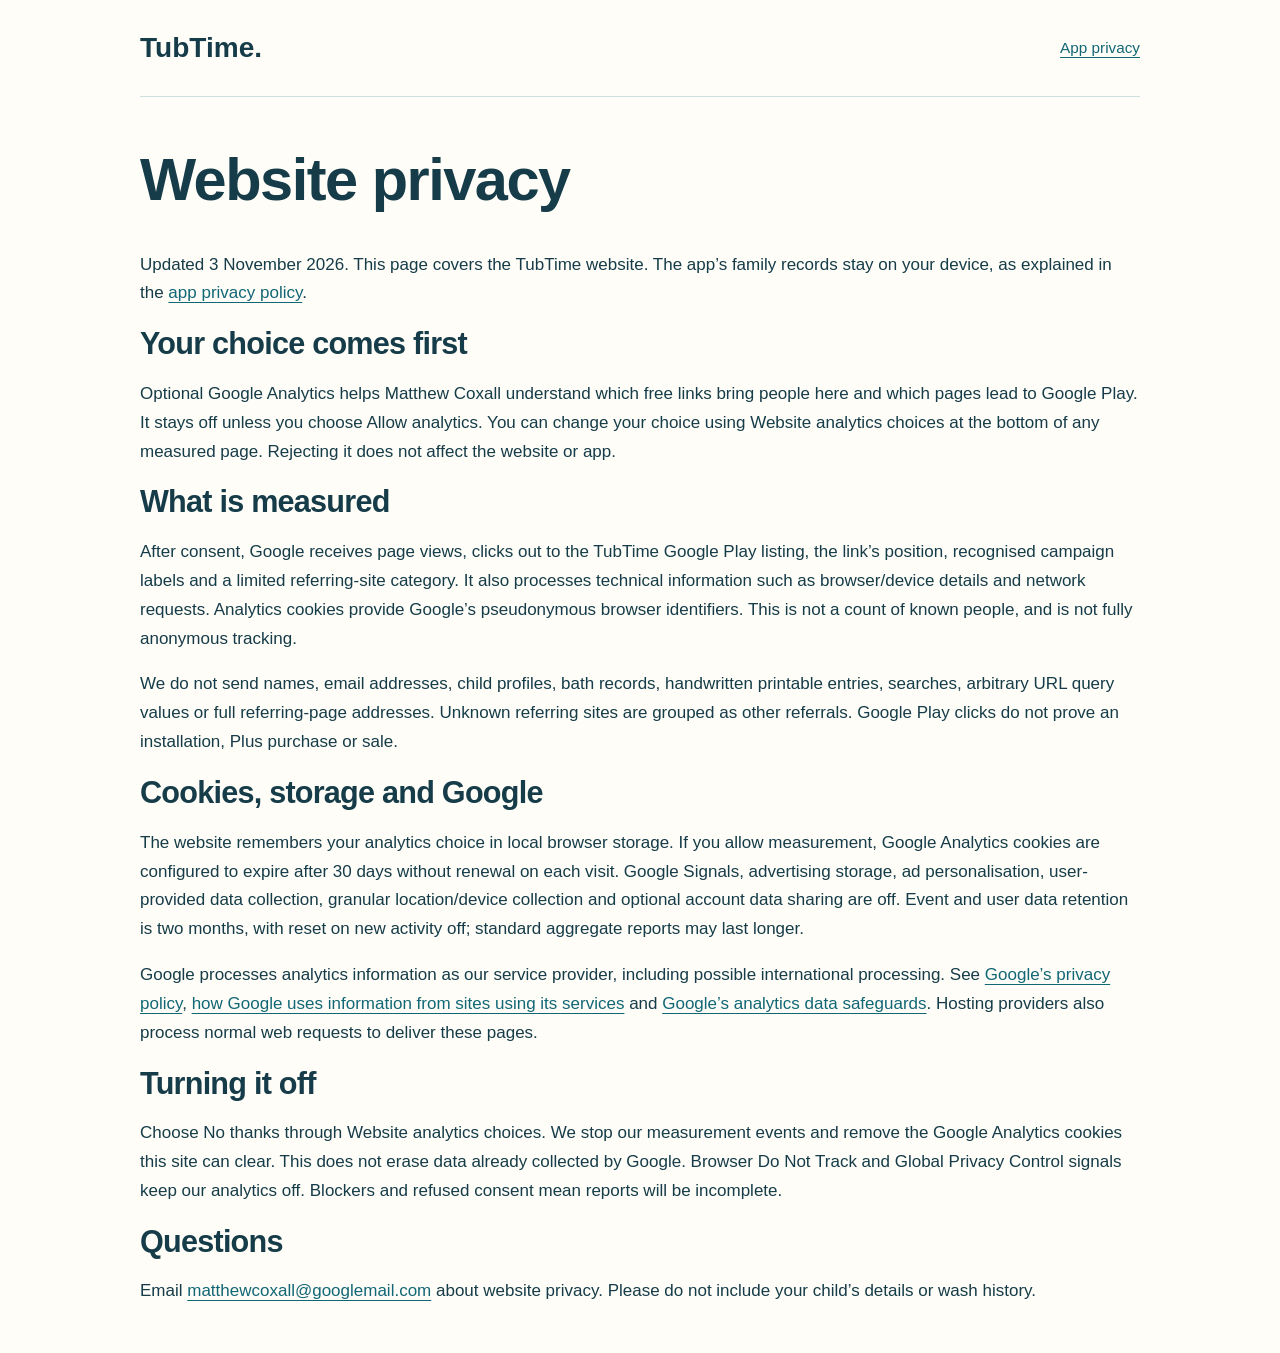
<file: Tubtime/website-privacy.html>
<!doctype html><html lang="en-GB"><head><meta charset="utf-8"><meta name="viewport" content="width=device-width,initial-scale=1"><title>Website privacy | TubTime</title><link rel="stylesheet" href="./guide.css"><link rel="canonical" href="https://tubtime.app/Tubtime/website-privacy.html"></head><body><header class="site-header"><a class="brand" href="./">TubTime.</a><nav><a href="./privacy.html">App privacy</a></nav></header><main><h1>Website privacy</h1><p>Updated 3 November 2026. This page covers the TubTime website. The app’s family records stay on your device, as explained in the <a href="./privacy.html">app privacy policy</a>.</p><h2>Your choice comes first</h2><p>Optional Google Analytics helps Matthew Coxall understand which free links bring people here and which pages lead to Google Play. It stays off unless you choose Allow analytics. You can change your choice using Website analytics choices at the bottom of any measured page. Rejecting it does not affect the website or app.</p><h2>What is measured</h2><p>After consent, Google receives page views, clicks out to the TubTime Google Play listing, the link’s position, recognised campaign labels and a limited referring-site category. It also processes technical information such as browser/device details and network requests. Analytics cookies provide Google’s pseudonymous browser identifiers. This is not a count of known people, and is not fully anonymous tracking.</p><p>We do not send names, email addresses, child profiles, bath records, handwritten printable entries, searches, arbitrary URL query values or full referring-page addresses. Unknown referring sites are grouped as other referrals. Google Play clicks do not prove an installation, Plus purchase or sale.</p><h2>Cookies, storage and Google</h2><p>The website remembers your analytics choice in local browser storage. If you allow measurement, Google Analytics cookies are configured to expire after 30 days without renewal on each visit. Google Signals, advertising storage, ad personalisation, user-provided data collection, granular location/device collection and optional account data sharing are off. Event and user data retention is two months, with reset on new activity off; standard aggregate reports may last longer.</p><p>Google processes analytics information as our service provider, including possible international processing. See <a href="https://policies.google.com/privacy">Google’s privacy policy</a>, <a href="https://policies.google.com/technologies/partner-sites">how Google uses information from sites using its services</a> and <a href="https://support.google.com/analytics/answer/6004245">Google’s analytics data safeguards</a>. Hosting providers also process normal web requests to deliver these pages.</p><h2>Turning it off</h2><p>Choose No thanks through Website analytics choices. We stop our measurement events and remove the Google Analytics cookies this site can clear. This does not erase data already collected by Google. Browser Do Not Track and Global Privacy Control signals keep our analytics off. Blockers and refused consent mean reports will be incomplete.</p><h2>Questions</h2><p>Email <a href="mailto:matthewcoxall@googlemail.com">matthewcoxall@googlemail.com</a> about website privacy. Please do not include your child’s details or wash history.</p></main></body></html>
</file>
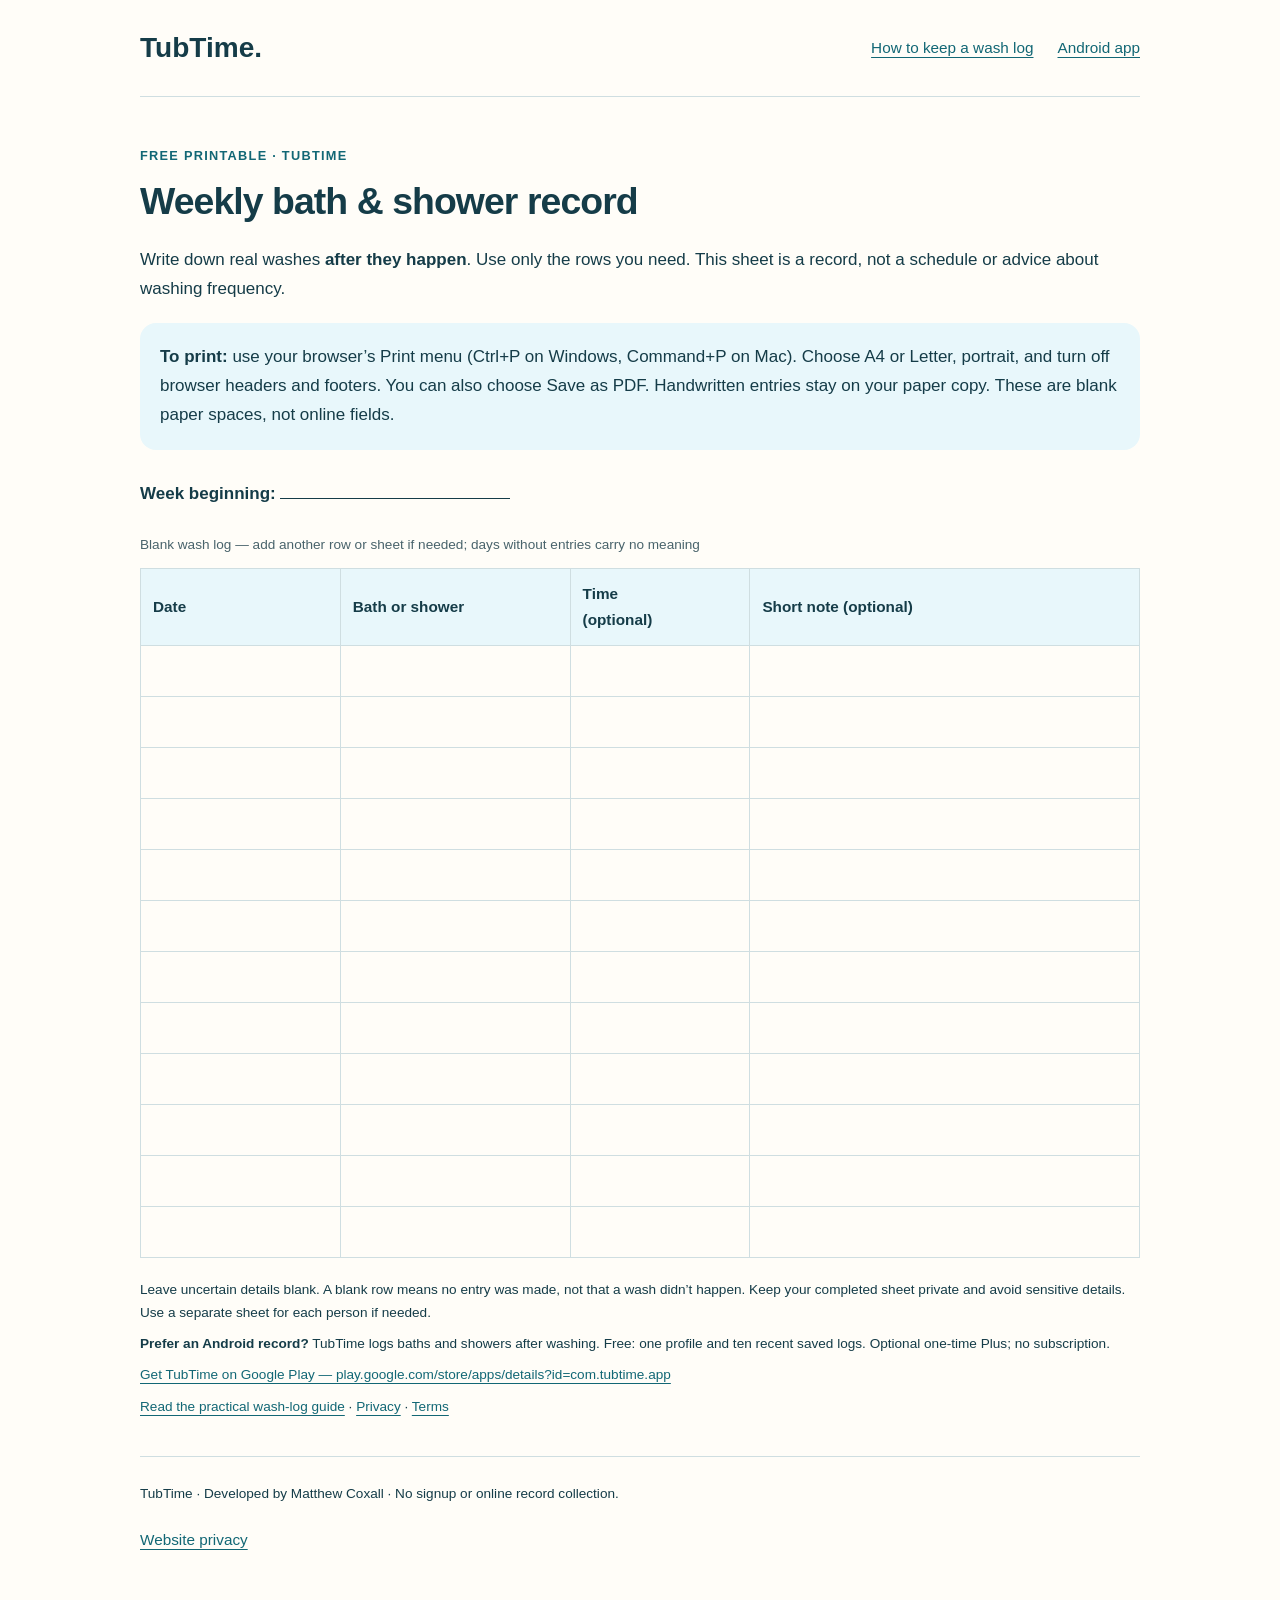
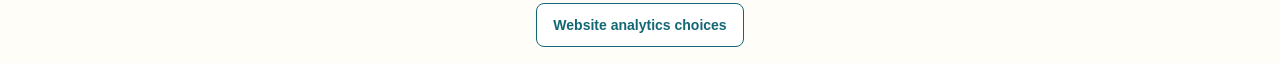
<file: Tubtime/weekly-wash-record.html>
<!doctype html><html lang="en-GB"><head><meta charset="utf-8"><meta name="viewport" content="width=device-width,initial-scale=1"><title>Free printable weekly bath &amp; shower record | TubTime</title><meta name="description" content="A free, blank weekly bath and shower log to print. Record real washes after they happen, with optional times and notes. No signup or online data entry."><link rel="canonical" href="https://matthewcoxall12.github.io/Tubtime/weekly-wash-record.html"><meta name="robots" content="index,follow"><link rel="icon" href="./assets/favicon.svg" type="image/svg+xml"><link rel="stylesheet" href="./guide.css"><link rel="stylesheet" href="./analytics.css">
<script defer src="./analytics.js" data-measurement-id="G-2JN5KYHYMN"></script>
</head><body>
<a class="skip" href="#main">Skip to printable</a><header class="site-header"><a class="brand" href="./">TubTime.</a><nav aria-label="Main"><a href="./wash-log-guide.html">How to keep a wash log</a><a href="./">Android app</a></nav></header>
<main id="main"><header class="record-header"><p class="eyebrow">Free printable · TubTime</p><h1>Weekly bath &amp; shower record</h1><p>Write down real washes <strong>after they happen</strong>. Use only the rows you need. This sheet is a record, not a schedule or advice about washing frequency.</p></header>
<aside class="print-instructions"><strong>To print:</strong> use your browser’s Print menu (Ctrl+P on Windows, Command+P on Mac). Choose A4 or Letter, portrait, and turn off browser headers and footers. You can also choose Save as PDF. Handwritten entries stay on your paper copy. These are blank paper spaces, not online fields.</aside>
<p class="week-line">Week beginning: <span class="blank-line" aria-label="Blank space to write the week beginning date"></span></p>
<table class="record-table"><caption>Blank wash log — add another row or sheet if needed; days without entries carry no meaning</caption><thead><tr><th scope="col">Date</th><th scope="col">Bath or shower</th><th scope="col">Time<br>(optional)</th><th scope="col">Short note (optional)</th></tr></thead><tbody>
<tr><td>&nbsp;</td><td></td><td></td><td></td></tr><tr><td>&nbsp;</td><td></td><td></td><td></td></tr><tr><td>&nbsp;</td><td></td><td></td><td></td></tr><tr><td>&nbsp;</td><td></td><td></td><td></td></tr><tr><td>&nbsp;</td><td></td><td></td><td></td></tr><tr><td>&nbsp;</td><td></td><td></td><td></td></tr><tr><td>&nbsp;</td><td></td><td></td><td></td></tr><tr><td>&nbsp;</td><td></td><td></td><td></td></tr><tr><td>&nbsp;</td><td></td><td></td><td></td></tr><tr><td>&nbsp;</td><td></td><td></td><td></td></tr><tr><td>&nbsp;</td><td></td><td></td><td></td></tr><tr><td>&nbsp;</td><td></td><td></td><td></td></tr>
</tbody></table>
<div class="record-footer"><p>Leave uncertain details blank. A blank row means no entry was made, not that a wash didn’t happen. Keep your completed sheet private and avoid sensitive details. Use a separate sheet for each person if needed.</p><p><strong>Prefer an Android record?</strong> TubTime logs baths and showers after washing. Free: one profile and ten recent saved logs. Optional one-time Plus; no subscription.</p><p><a href="https://play.google.com/store/apps/details?id=com.tubtime.app">Get TubTime on Google Play — play.google.com/store/apps/details?id=com.tubtime.app</a></p><p class="screen-only"><a href="./wash-log-guide.html">Read the practical wash-log guide</a> · <a href="./privacy.html">Privacy</a> · <a href="./terms.html">Terms</a></p></div></main>
<footer><p>TubTime · Developed by Matthew Coxall · No signup or online record collection.</p><a href="./website-privacy.html">Website privacy</a></footer></body></html>
</file>
<file: Tubtime/landing.css>
:root{font-family:"Trebuchet MS",Arial,sans-serif;color:#153c48;background:#fffdf6;line-height:1.6;color-scheme:light;--ink:#153c48;--teal:#126775;--muted:#49636b;--line:#cfdee1}*{box-sizing:border-box}body{margin:0}img{max-width:100%;height:auto;display:block}a{color:var(--teal);text-underline-offset:4px}a:hover{text-decoration-thickness:2px}a:focus-visible,summary:focus-visible{outline:3px solid #126775;outline-offset:5px;border-radius:4px}.wrap{width:min(1100px,calc(100% - 48px));margin-inline:auto}p{margin:0 0 20px;color:var(--muted)}h1,h2,h3{margin:0;color:var(--ink);line-height:1.12;letter-spacing:-.035em}h1{font-size:clamp(2.2rem,4.8vw,4.4rem);letter-spacing:-.05em}h2{font-size:clamp(1.8rem,3vw,2.6rem)}h3{font-size:1.45rem}strong{color:var(--ink)}.eyebrow{font-size:.75rem;font-weight:bold;color:var(--teal);margin-bottom:14px}.skip-link{position:absolute;top:-100px;left:16px;background:white;padding:12px;z-index:10}.skip-link:focus{top:8px}.site-header{display:flex;align-items:center;justify-content:space-between;padding-block:18px}.brand{font-weight:bold;font-size:1.8rem;letter-spacing:-.06em;text-decoration:none;color:var(--ink);min-height:44px}.brand span{color:#a96300}.site-header nav,footer nav{display:flex;gap:24px}.site-header nav a,footer a{display:inline-flex;align-items:center;min-height:44px;font-size:.875rem;font-weight:bold}.site-header nav a{text-decoration:none}.hero{display:grid;grid-template-columns:1.4fr 1fr;grid-template-rows:auto auto;column-gap:60px;align-items:center;padding-block:48px 42px}.hero-heading{align-self:end}.sunny{grid-column:2;grid-row:1/3;width:320px;justify-self:center}.hero-action{align-self:start}.intro{color:var(--ink);font-size:1.15rem;margin:23px 0 2px}.play-badge{display:inline-flex;padding:16px;align-items:center;justify-content:center;line-height:0;margin-left:-16px}.play-badge img{width:185px;height:auto}.free-note{font-size:.82rem;line-height:1.6;margin:0}.reassurance{background:#ffdf6d;text-align:center;padding:14px 16px}.reassurance p{margin:0;color:var(--ink);font-size:.8rem;font-weight:bold}.reassurance span{margin-inline:18px;color:#795006}.section{padding-block:64px}.proof{display:grid;grid-template-columns:.9fr 1.1fr;gap:64px;align-items:center}.proof-copy>p:not(.eyebrow){margin-top:22px}.demo-note{border-left:3px solid #e9b93d;padding-left:18px;font-size:.9rem}.screens{display:grid;grid-template-columns:1fr 1fr;gap:22px}figure{margin:0}figure img{border-radius:17px;border:4px solid white;box-shadow:0 8px 24px #153c481c}figure a{display:block;border-radius:17px}figcaption{font-size:.84rem;line-height:1.45;margin-top:14px}figcaption span{display:block;font-size:.72rem;color:var(--muted);margin-top:5px}.plans-band{background:#edf8fa}.plans{display:grid;grid-template-columns:1fr 1fr;gap:54px;margin-top:32px}.plans article+article{border-left:1px solid #bed9dd;padding-left:40px}.plans h3{margin-bottom:16px}.plans h3 span{display:block;font-size:.8rem;letter-spacing:0;line-height:1.6;color:var(--teal);margin-top:6px}.small{font-size:.8rem}.plans p:last-child{margin-bottom:0}.answers{display:grid;grid-template-columns:.8fr 1.2fr;gap:70px}.answers h2+p{margin-top:22px}.answers>div>a{display:inline-flex;min-height:44px;align-items:center}.faq-list details{border-bottom:1px solid var(--line)}summary{cursor:pointer;font-weight:bold;padding:18px 30px 18px 0;min-height:56px;position:relative;list-style:none}summary::-webkit-details-marker{display:none}summary:after{content:'+';position:absolute;right:4px;color:var(--teal)}details[open] summary:after{content:'−'}details p{font-size:.9rem;margin:0 18px 20px 0}.resources{padding-block:28px;border-top:1px solid var(--line)}.resources h2{font-size:1.4rem}.resources p{display:flex;flex-wrap:wrap;gap:12px 30px;margin:16px 0 0}.resources a{display:inline-flex;align-items:center;min-height:44px;font-size:.875rem}.final-cta{background:#ffdf6d;border-radius:24px;padding:32px 36px;display:flex;justify-content:space-between;align-items:center;gap:24px}.final-cta h2{font-size:1.9rem}.final-cta .play-badge{margin:0}footer{padding-block:34px;display:flex;justify-content:space-between;align-items:center;gap:24px}footer p{font-size:.75rem;margin:0}footer strong{font-size:1.4rem}footer nav{gap:20px}@media(max-width:760px){.wrap{width:calc(100% - 40px)}.site-header{padding-block:10px}.brand{font-size:1.55rem}.site-header nav{gap:18px}.site-header nav a{font-size:.78rem}.hero{display:flex;flex-direction:column;gap:0;text-align:center;padding-block:20px 26px}.hero-heading,.hero-action{align-self:center;width:100%}.hero .eyebrow{font-size:.68rem;margin-bottom:10px}.hero h1{font-size:2.4rem}.sunny{width:150px;margin:15px auto 4px}.intro{font-size:1rem;margin:10px 0 0}.play-badge{margin:0;padding:16px}.play-badge img{width:174px}.free-note{font-size:.73rem}.reassurance{padding:12px 8px}.reassurance p{font-size:.67rem}.reassurance span{margin-inline:7px}.section{padding-block:40px}.proof{grid-template-columns:1fr;gap:24px}.proof-copy>p:not(.eyebrow){margin-top:16px;margin-bottom:0}.proof-copy .demo-note{margin-top:20px!important}.screens{gap:16px}figure img{border-width:3px;border-radius:13px}figcaption{font-size:.78rem}figcaption span{font-size:.65rem}.plans{grid-template-columns:1fr;gap:26px;margin-top:26px}.plans article+article{border-left:0;border-top:1px solid #bed9dd;padding:24px 0 0}.plans h3 span{display:inline;margin-left:8px}.plans p{font-size:.9rem}.plans p.small{font-size:.78rem}.answers{grid-template-columns:1fr;gap:20px}.answers>div>p{margin-bottom:5px}.resources p{display:block}.resources a{display:flex}.final-cta{display:block;padding:28px 22px;text-align:center}.final-cta h2{font-size:1.65rem}.final-cta .play-badge{margin-top:8px}footer{display:flex;flex-wrap:wrap;gap:16px}footer nav{margin-left:auto}footer p:last-child{width:100%}}@media(max-width:350px){.wrap{width:calc(100% - 32px)}.hero h1{font-size:2.1rem}.hero .eyebrow{font-size:.61rem}.sunny{width:140px}.hero{padding-top:16px}.free-note{font-size:.67rem}.site-header nav{gap:12px}.reassurance p{font-size:.6rem}}

.site-header nav a,footer nav a{min-width:44px;justify-content:center}.site-header{flex-wrap:wrap;column-gap:16px}h1,h2,h3,p,a,summary{overflow-wrap:anywhere}.screens>*{min-width:0}

/* Keep the parent's decision together; Sunny Duck welcomes after the action. */
.hero{grid-template-columns:1.35fr 1fr;grid-template-rows:auto;gap:48px;padding-block:40px 36px}
.hero-copy{max-width:580px;min-width:0}
.hero h1{max-width:560px;font-size:clamp(2.2rem,4.2vw,3.8rem)}
.hero .sunny{grid-column:2;grid-row:1;width:240px;margin:0}
.hero .intro{margin:18px 0 0}
.proof{align-items:start;gap:24px 64px}
.proof>.demo-note{grid-column:1/-1;margin:0;max-width:740px}
@media(max-width:760px){
 .hero{display:flex;flex-direction:column;align-items:flex-start;text-align:left;gap:20px;padding-block:22px 24px}
 .hero-copy{width:100%;max-width:100%}
 .hero h1{font-size:2.35rem;max-width:350px}
 .hero .eyebrow{font-size:.75rem;margin-bottom:10px}
 .hero .intro{font-size:1rem;margin-top:14px}
 .hero .play-badge{margin-left:-16px}
 .hero .free-note{font-size:.75rem}
 .hero .sunny{width:112px;align-self:center}
 .proof{gap:22px}
 .proof>.demo-note{font-size:.85rem}
}
@media(max-width:350px){.hero h1{font-size:2.1rem}.hero .eyebrow{font-size:.7rem}.hero .free-note{font-size:.69rem}.hero .sunny{width:100px}}
</file>
<file: Tubtime/analytics.css>
.tt-measurement,.tt-status{box-sizing:border-box;width:min(1100px,calc(100% - 40px));margin:20px auto;padding:20px;background:#edf8fa;color:#153c48;border:1px solid #cfdee1;border-radius:12px;font:16px/1.6 "Trebuchet MS",Arial,sans-serif}.tt-measurement[hidden],.tt-status[hidden]{display:none}.tt-measurement p{margin:0 0 12px;color:#153c48}.tt-measurement>div{display:flex;gap:12px;flex-wrap:wrap;align-items:center}.tt-measurement button,.tt-settings{font:700 14px/1.4 "Trebuchet MS",Arial,sans-serif;min-height:44px;padding:10px 16px;border:1px solid #126775;border-radius:8px;background:white;color:#126775;cursor:pointer}.tt-measurement a{display:inline-flex;align-items:center;min-height:44px;color:#126775}.tt-settings{display:block;margin:16px auto}.tt-measurement button:focus-visible,.tt-settings:focus-visible{outline:3px solid #126775;outline-offset:4px}@media print{.tt-measurement,.tt-status,.tt-settings{display:none!important}}
</file>
<file: Tubtime/guide.css>
:root{font:17px/1.7 "Trebuchet MS",Arial,sans-serif;color:#153c48;background:#fffdf8;color-scheme:light}*{box-sizing:border-box}body{margin:0}a{color:#126775;text-underline-offset:4px}a:focus-visible{outline:3px solid #126775;outline-offset:5px}h1,h2,h3{line-height:1.18;letter-spacing:-.025em;margin:0 0 .6em}h1{font-size:clamp(2.2rem,5vw,3.5rem);max-width:780px}h2{font-size:1.8rem}h3{font-size:1.15rem}p{margin:0 0 1em}li{margin-bottom:.7em}.site-header,main,footer{width:min(1000px,calc(100% - 40px));margin:auto}.site-header{display:flex;justify-content:space-between;align-items:center;padding:24px 0;border-bottom:1px solid #cfdee1;gap:20px}.brand{font-size:1.65rem;text-decoration:none;font-weight:bold;color:#153c48}.site-header nav,footer nav{display:flex;gap:24px;flex-wrap:wrap}.site-header nav a,footer a{display:inline-flex;align-items:center;min-height:44px;font-size:.9rem}main{padding:48px 0 30px}.article-header{max-width:830px}.eyebrow{font-size:.75rem;font-weight:bold;letter-spacing:.1em;text-transform:uppercase;color:#126775}.lead{font-size:1.2rem;color:#49636b}.contents{display:flex;gap:10px 20px;flex-wrap:wrap;padding:22px;border-radius:18px;background:#e8f7fb;margin:30px 0}.contents strong{width:100%}.contents a{font-size:.9rem;min-height:32px}.method{padding-left:27px}.method li{padding-left:9px;margin-bottom:24px}section{padding-top:28px;margin-bottom:32px;max-width:900px;scroll-margin-top:25px}.note,.closing{background:#fff5ce;border-radius:18px;padding:20px}.note{font-size:.9rem;margin-top:20px}.table-scroll{overflow:auto}table{border-collapse:collapse;width:100%;font-size:.9rem}caption{text-align:left;font-size:.8rem;color:#49636b;padding-bottom:12px}th,td{padding:12px;text-align:left;border:1px solid #cfdee1}th{background:#e8f7fb}.choice-grid{display:grid;grid-template-columns:1fr 1fr;gap:24px;margin:25px 0}.choice{border:1px solid #cfdee1;border-radius:20px;padding:24px}.button{display:inline-flex;padding:13px 18px;background:#126775;color:white;line-height:1.4;text-decoration:none;font-size:.9rem;font-weight:bold;border-radius:12px;gap:15px;min-height:48px;align-items:center}.button:hover{background:#0c4f5a}.small{font-size:.8rem;color:#49636b;margin-top:14px}.closing{margin-top:30px}.closing h2{font-size:1.5rem}footer{padding:25px 0;border-top:1px solid #cfdee1;font-size:.8rem}.skip{position:absolute;top:-100px;left:20px;background:white;padding:12px}.skip:focus{top:10px}.print-instructions{background:#e8f7fb;padding:20px;border-radius:16px;margin:20px 0}.record-header h1{font-size:2.2rem}.week-line{font-weight:bold;margin:24px 0}.blank-line{display:inline-block;width:230px;border-bottom:1px solid #153c48;min-height:25px}.record-table{table-layout:fixed}.record-table td{height:48px}.record-table th:nth-child(1){width:20%}.record-table th:nth-child(2){width:23%}.record-table th:nth-child(3){width:18%}.record-table th:nth-child(4){width:39%}.record-footer{margin-top:20px;font-size:.8rem}.record-footer p{margin-bottom:8px}@media(max-width:650px){.site-header{align-items:flex-start}.site-header nav{gap:8px 15px}.site-header nav a{font-size:.75rem}main{padding-top:32px}.choice-grid{grid-template-columns:1fr}.choice{padding:20px}.record-table{font-size:.7rem}.record-table th,.record-table td{padding:6px}.record-table td{height:45px}.record-header h1{font-size:1.8rem}.blank-line{width:170px}.contents{padding:18px}.contents a{display:block;width:100%}}@media print{@page{size:portrait;margin:12mm}body{background:white;color:black;font:10pt/1.35 Arial,sans-serif}.site-header,.skip,.print-instructions,.screen-only,body>footer{display:none!important}main{width:100%;padding:0;margin:0}.record-header h1{font-size:23pt;color:black;margin-bottom:8pt}.record-header p{margin-bottom:7pt}.eyebrow{color:black;font-size:8pt}.week-line{margin:12pt 0}.blank-line{min-height:16pt;width:180pt}.record-table{font-size:9pt;page-break-inside:avoid}.record-table th,.record-table td{border:1px solid #555;padding:7pt}.record-table th{background:white}.record-table td{height:22pt}.record-footer{font-size:9pt;margin-top:12pt}a{color:black}.record-footer a{word-break:break-all}.record-header,.record-footer{break-inside:avoid}.closing,.note{background:white;border:1px solid #999}h2,h3{break-after:avoid}}
</file>
